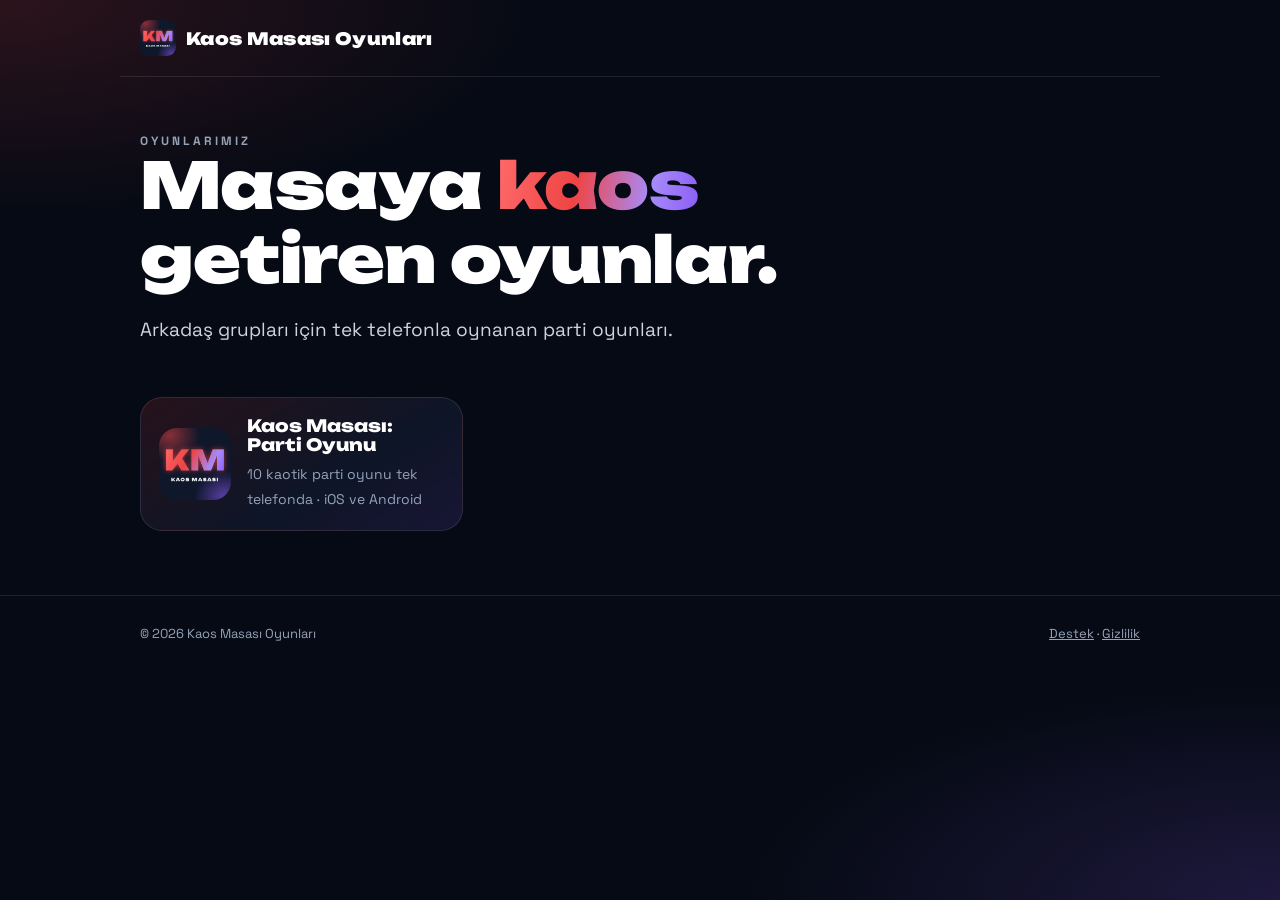
<file: index.html>
<!doctype html>
<html lang="tr">
  <head>
    <meta charset="UTF-8" />
    <meta name="viewport" content="width=device-width, initial-scale=1.0" />
    <title>Kaos Masası Oyunları</title>
    <meta name="description" content="Arkadaş grupları için parti oyunları." />
    <meta name="theme-color" content="#060a14" />
    <link rel="icon" href="/kaosmasasi/img/ikon.png" />
    <link rel="stylesheet" href="/stil.css" />
  </head>
  <body>
    <header class="top wrap">
      <a class="brand" href="/"><img src="/kaosmasasi/img/ikon.png" alt="" />Kaos Masası Oyunları</a>
    </header>
    <main class="wrap">
      <section style="padding-block: 56px 8px">
        <div class="eyebrow">Oyunlarımız</div>
        <h1>Masaya <span class="grad">kaos</span> getiren oyunlar.</h1>
        <p class="lead">Arkadaş grupları için tek telefonla oynanan parti oyunları.</p>
      </section>
      <div class="apps">
        <a class="app-card" href="/kaosmasasi/">
          <img src="/kaosmasasi/img/ikon.png" alt="" />
          <span>
            <h3>Kaos Masası: Parti Oyunu</h3>
            <span class="muted">10 kaotik parti oyunu tek telefonda · iOS ve Android</span>
          </span>
        </a>
      </div>
    </main>
    <footer>
      <div class="wrap">
        <span>© 2026 Kaos Masası Oyunları</span>
        <span><a href="/kaosmasasi/destek.html">Destek</a> · <a href="/kaosmasasi/gizlilik.html">Gizlilik</a></span>
      </div>
    </footer>
  </body>
</html>
</file>
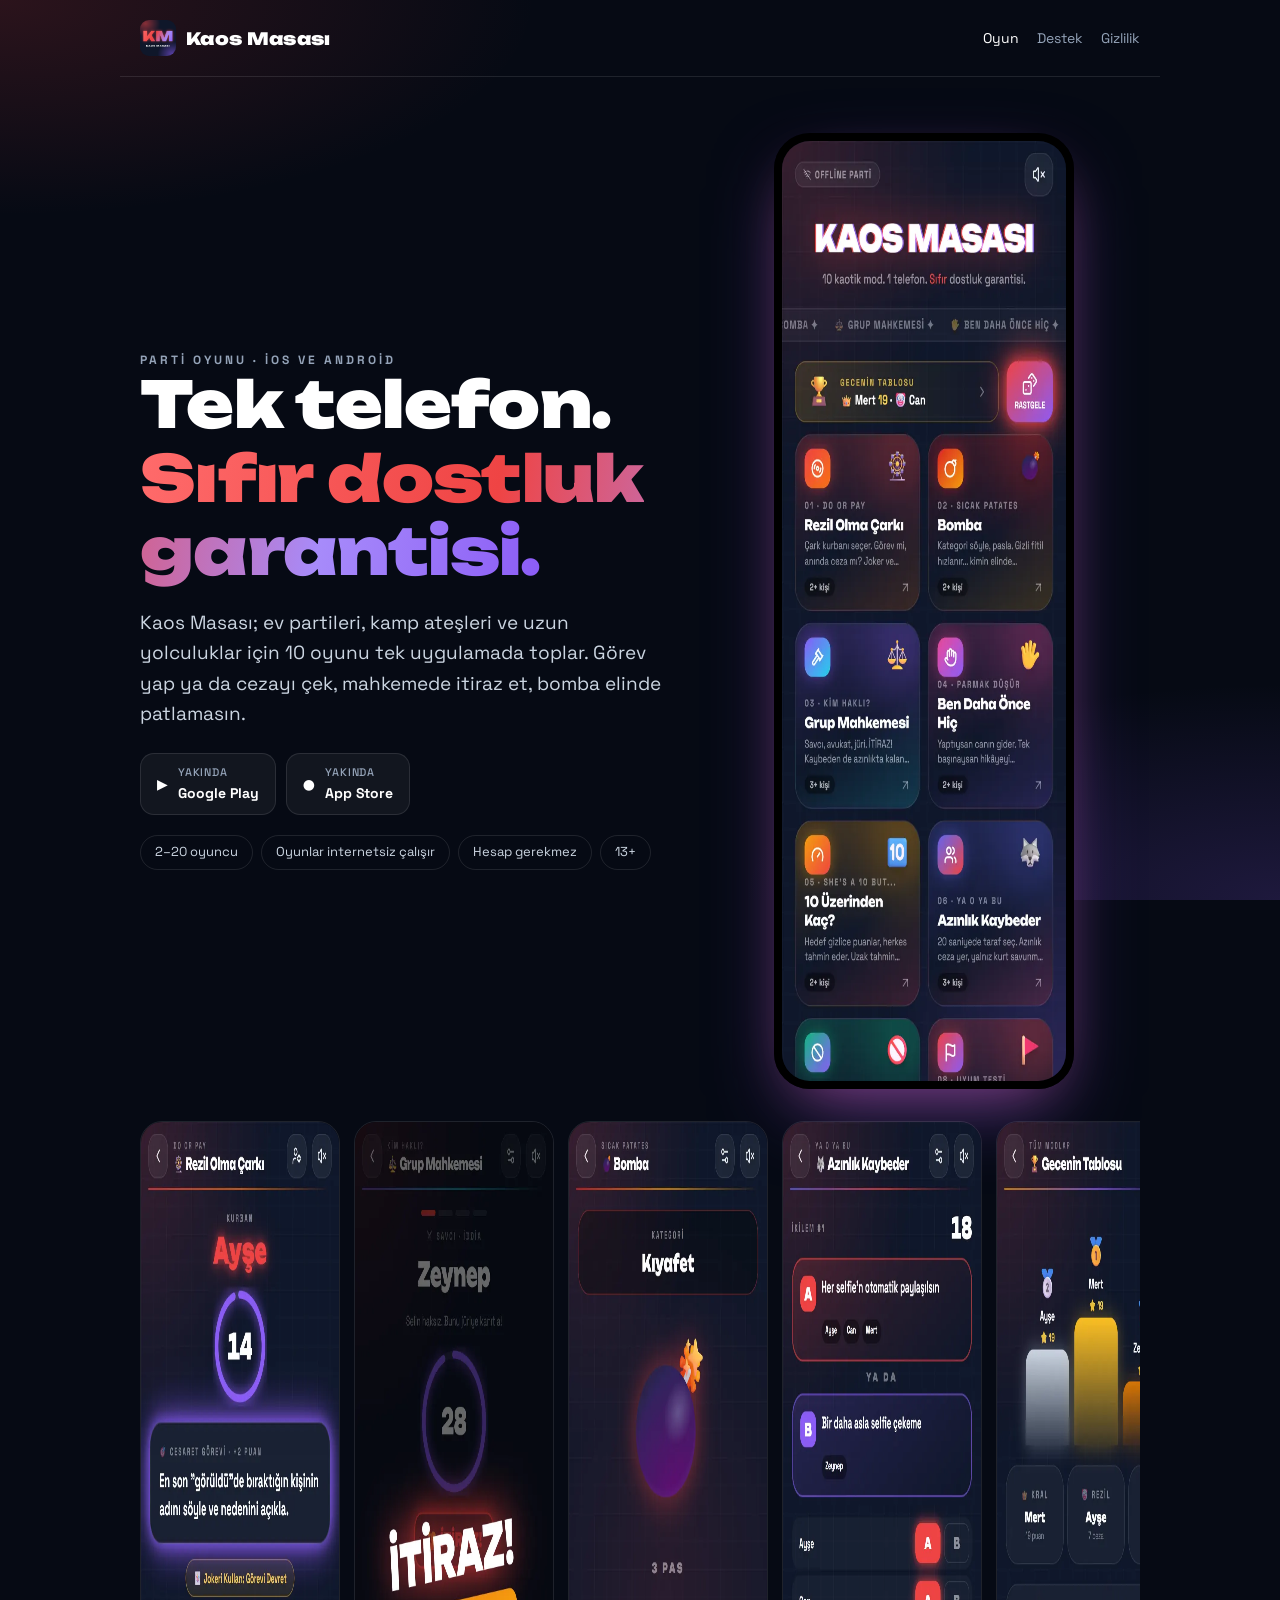
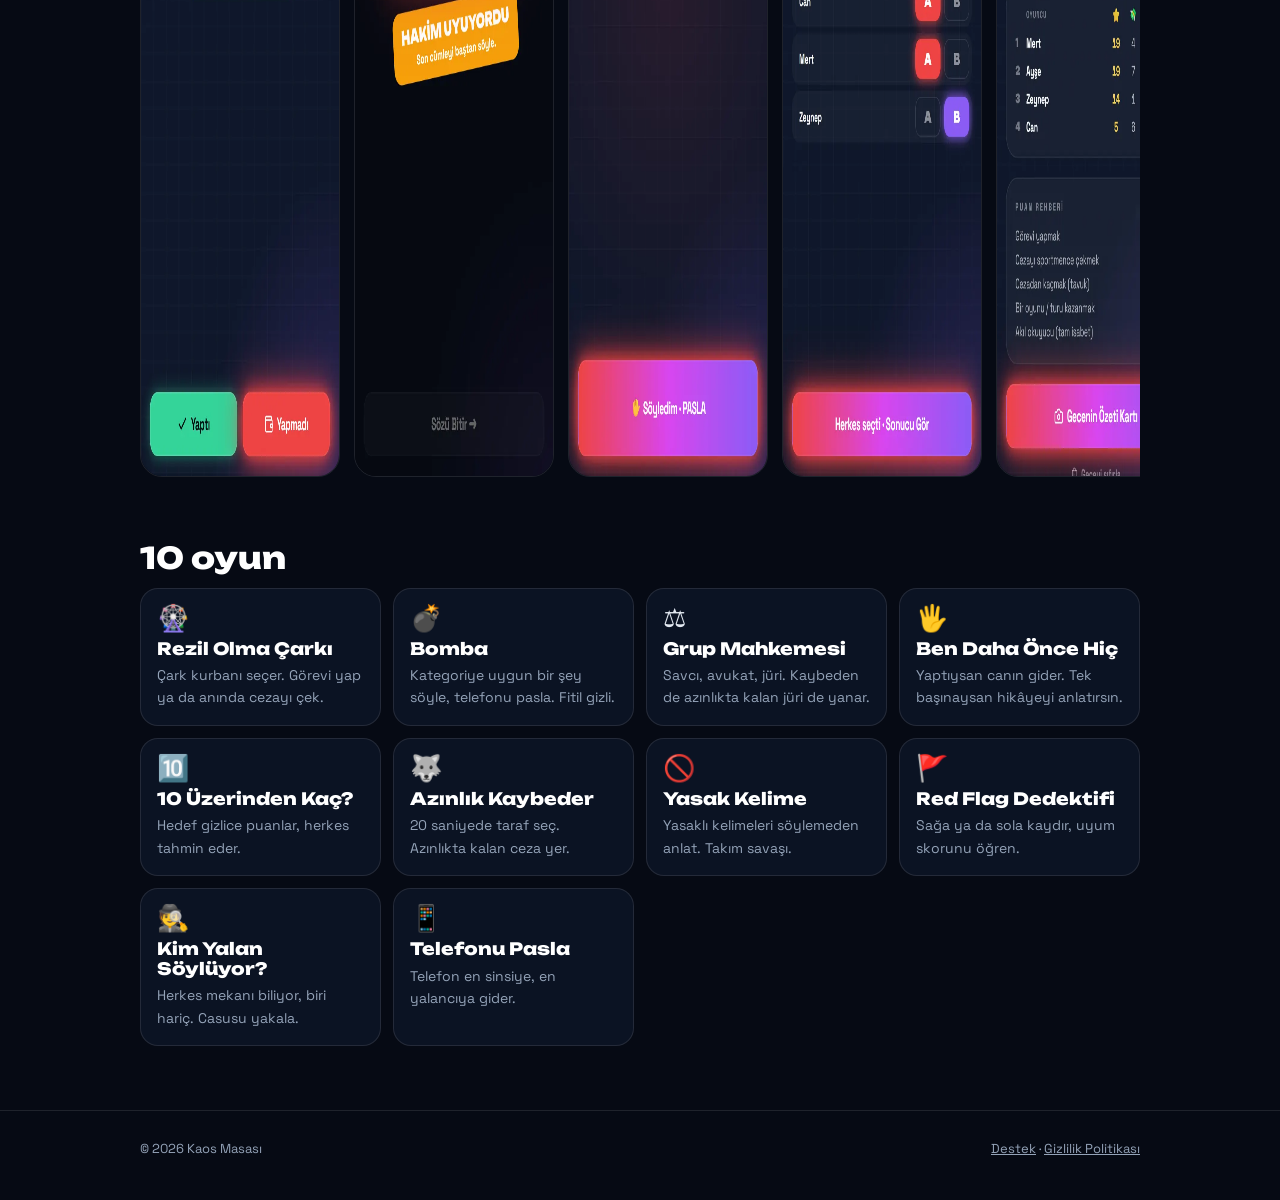
<file: kaosmasasi/index.html>
<!doctype html>
<html lang="tr">
  <head>
    <meta charset="UTF-8" />
    <meta name="viewport" content="width=device-width, initial-scale=1.0" />
    <title>Kaos Masası: Parti Oyunu</title>
    <meta name="description" content="10 kaotik parti oyunu tek telefonda: Rezil Olma Çarkı, Bomba, Grup Mahkemesi, Ben Daha Önce Hiç ve daha fazlası." />
    <meta name="theme-color" content="#060a14" />
    <meta property="og:title" content="Kaos Masası: Parti Oyunu" />
    <meta property="og:description" content="10 kaotik parti oyunu tek telefonda." />
    <meta property="og:image" content="https://firatkaya21.github.io/kaosmasasi/img/ikon.png" />
    <link rel="icon" href="img/ikon.png" />
    <link rel="stylesheet" href="/stil.css" />
  </head>
  <body>
    <header class="top wrap">
      <a class="brand" href="/kaosmasasi/"><img src="img/ikon.png" alt="" />Kaos Masası</a>
      <nav class="links" aria-label="Sayfalar">
        <a href="/kaosmasasi/" aria-current="page">Oyun</a>
        <a href="destek.html">Destek</a>
        <a href="gizlilik.html">Gizlilik</a>
      </nav>
    </header>

    <main class="wrap">
      <section class="hero">
        <div>
          <div class="eyebrow">Parti oyunu · iOS ve Android</div>
          <h1>Tek telefon.<br /><span class="grad">Sıfır dostluk garantisi.</span></h1>
          <p class="lead">Kaos Masası; ev partileri, kamp ateşleri ve uzun yolculuklar için 10 oyunu tek uygulamada toplar. Görev yap ya da cezayı çek, mahkemede itiraz et, bomba elinde patlamasın.</p>
          <div class="badges">
            <span class="badge" role="note"><span>▶</span><span><small>Yakında</small>Google Play</span></span>
            <span class="badge" role="note"><span>●</span><span><small>Yakında</small>App Store</span></span>
          </div>
          <div class="facts">
            <span class="fact">2–20 oyuncu</span>
            <span class="fact">Oyunlar internetsiz çalışır</span>
            <span class="fact">Hesap gerekmez</span>
            <span class="fact">13+</span>
          </div>
        </div>
        <img class="phone" src="img/01-lobi.webp" alt="Kaos Masası ana menüsü: 10 oyun modu" width="440" height="956" />
      </section>

      <div class="shots" aria-label="Ekran görüntüleri">
        <img src="img/02-cark-gorev.webp" alt="Rezil Olma Çarkı: kurbana gelen cesaret görevi ve 15 saniyelik sayaç" width="440" height="956" loading="lazy" />
        <img src="img/05-itiraz.webp" alt="Grup Mahkemesi: İTİRAZ! anı" width="440" height="956" loading="lazy" />
        <img src="img/06-bomba.webp" alt="Bomba: gizli fitilli kategori oyunu" width="440" height="956" loading="lazy" />
        <img src="img/07-azinlik.webp" alt="Azınlık Kaybeder: ya o ya bu ikilemi" width="440" height="956" loading="lazy" />
        <img src="img/08-gecenin-tablosu.webp" alt="Gecenin Tablosu: puanlar ve unvanlar" width="440" height="956" loading="lazy" />
      </div>

      <h2>10 oyun</h2>
      <div class="modes">
        <div class="mode"><div class="e">🎡</div><h3>Rezil Olma Çarkı</h3><p>Çark kurbanı seçer. Görevi yap ya da anında cezayı çek.</p></div>
        <div class="mode"><div class="e">💣</div><h3>Bomba</h3><p>Kategoriye uygun bir şey söyle, telefonu pasla. Fitil gizli.</p></div>
        <div class="mode"><div class="e">⚖️</div><h3>Grup Mahkemesi</h3><p>Savcı, avukat, jüri. Kaybeden de azınlıkta kalan jüri de yanar.</p></div>
        <div class="mode"><div class="e">🖐️</div><h3>Ben Daha Önce Hiç</h3><p>Yaptıysan canın gider. Tek başınaysan hikâyeyi anlatırsın.</p></div>
        <div class="mode"><div class="e">🔟</div><h3>10 Üzerinden Kaç?</h3><p>Hedef gizlice puanlar, herkes tahmin eder.</p></div>
        <div class="mode"><div class="e">🐺</div><h3>Azınlık Kaybeder</h3><p>20 saniyede taraf seç. Azınlıkta kalan ceza yer.</p></div>
        <div class="mode"><div class="e">🚫</div><h3>Yasak Kelime</h3><p>Yasaklı kelimeleri söylemeden anlat. Takım savaşı.</p></div>
        <div class="mode"><div class="e">🚩</div><h3>Red Flag Dedektifi</h3><p>Sağa ya da sola kaydır, uyum skorunu öğren.</p></div>
        <div class="mode"><div class="e">🕵️</div><h3>Kim Yalan Söylüyor?</h3><p>Herkes mekanı biliyor, biri hariç. Casusu yakala.</p></div>
        <div class="mode"><div class="e">📱</div><h3>Telefonu Pasla</h3><p>Telefon en sinsiye, en yalancıya gider.</p></div>
      </div>
    </main>

    <footer>
      <div class="wrap">
        <span>© 2026 Kaos Masası</span>
        <span><a href="destek.html">Destek</a> · <a href="gizlilik.html">Gizlilik Politikası</a></span>
      </div>
    </footer>
  </body>
</html>
</file>
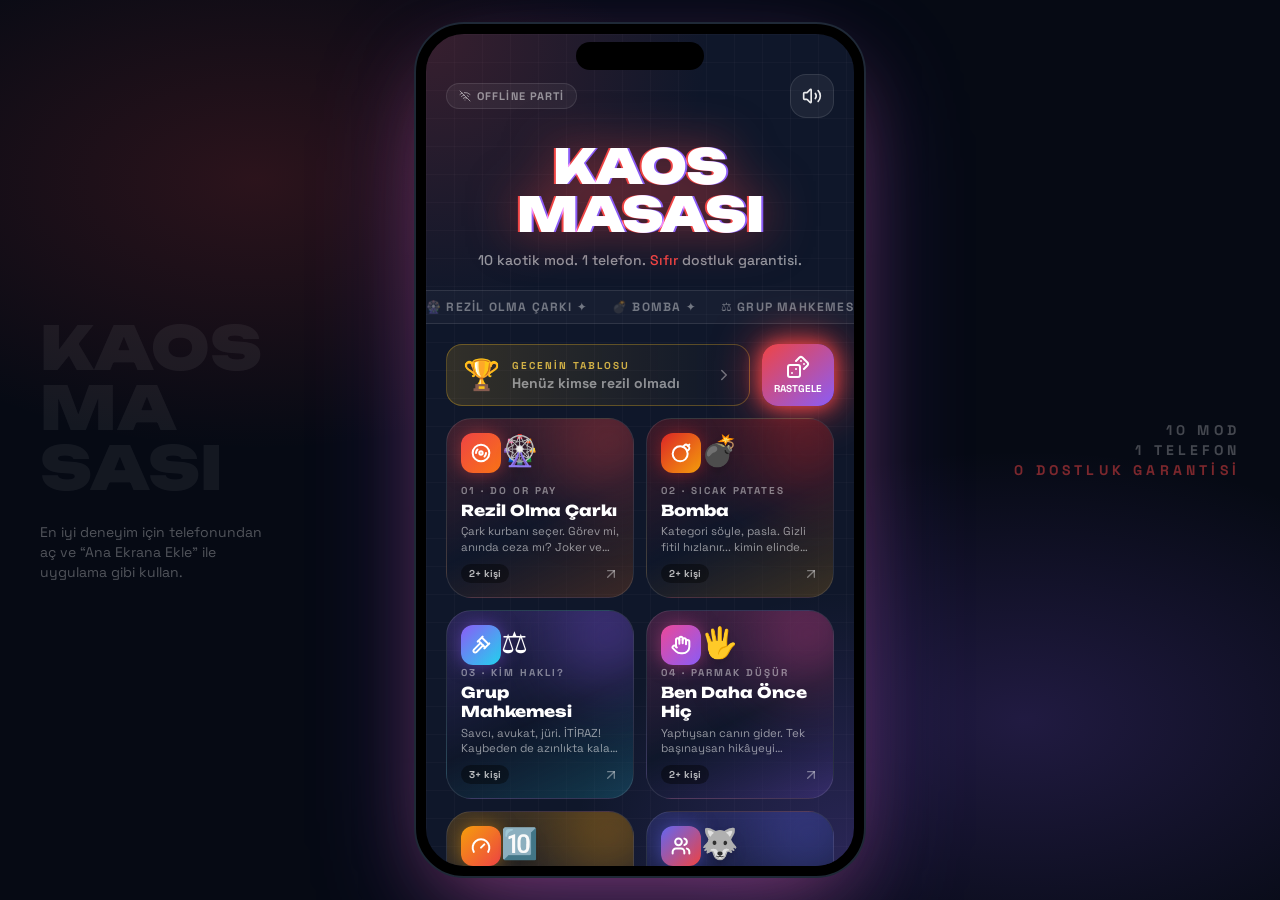
<file: kaosmasasi/oyna/index.html>
<!doctype html>
<html lang="tr">
  <head>
    <meta charset="UTF-8" />
    <meta name="viewport" content="width=device-width, initial-scale=1.0, viewport-fit=cover, user-scalable=no" />
    <meta name="theme-color" content="#0F172A" />
    <meta name="robots" content="noindex" />
    <meta name="description" content="Kaos Masası — 10 kaotik parti oyunu, tek telefon. İnternetsiz çalışır." />
    <meta name="mobile-web-app-capable" content="yes" />
    <meta name="apple-mobile-web-app-capable" content="yes" />
    <meta name="apple-mobile-web-app-status-bar-style" content="black-translucent" />
    <meta name="apple-mobile-web-app-title" content="Kaos Masası" />
    <link rel="icon" type="image/svg+xml" href="./icon.svg" />
    <link rel="apple-touch-icon" href="./apple-touch-icon.png" />
    <link rel="manifest" href="./manifest.webmanifest" />
    <title>Kaos Masası</title>
    <script type="module" crossorigin src="./assets/index-CcO-Zvv6.js"></script>
    <link rel="stylesheet" crossorigin href="./assets/index-DZ0EPXM4.css">
  </head>
  <body>
    <div id="root"></div>
  </body>
</html>
</file>
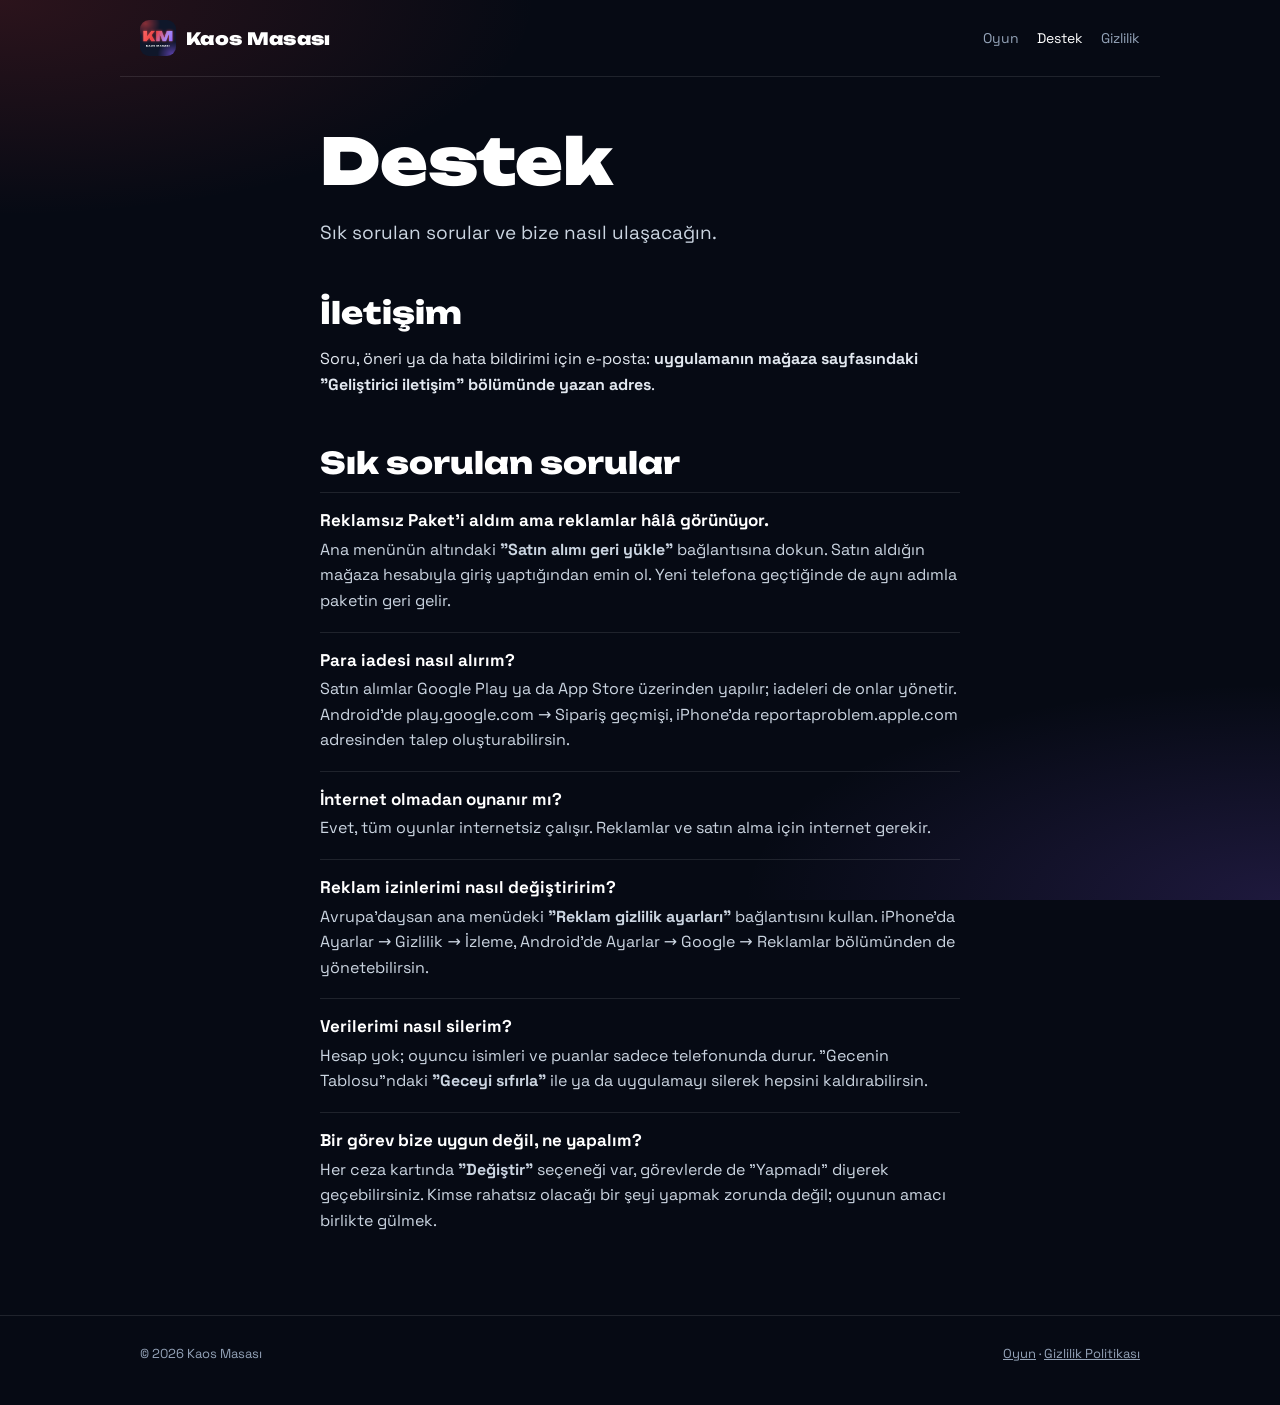
<file: kaosmasasi/destek.html>
<!doctype html>
<html lang="tr">
  <head>
    <meta charset="UTF-8" />
    <meta name="viewport" content="width=device-width, initial-scale=1.0" />
    <title>Kaos Masası Destek</title>
    <meta name="description" content="Kaos Masası için sık sorulan sorular ve iletişim." />
    <meta name="theme-color" content="#060a14" />
    <link rel="icon" href="img/ikon.png" />
    <link rel="stylesheet" href="/stil.css" />
  </head>
  <body>
    <header class="top wrap">
      <a class="brand" href="/kaosmasasi/"><img src="img/ikon.png" alt="" />Kaos Masası</a>
      <nav class="links" aria-label="Sayfalar">
        <a href="/kaosmasasi/">Oyun</a>
        <a href="destek.html" aria-current="page">Destek</a>
        <a href="gizlilik.html">Gizlilik</a>
      </nav>
    </header>

    <main class="wrap prose">
      <h1 style="margin-top: 48px">Destek</h1>
      <p class="lead">Sık sorulan sorular ve bize nasıl ulaşacağın.</p>

      <h2>İletişim</h2>
      <p>Soru, öneri ya da hata bildirimi için e-posta: <strong id="eposta">uygulamanın mağaza sayfasındaki "Geliştirici iletişim" bölümünde yazan adres</strong>.</p>

      <h2>Sık sorulan sorular</h2>
      <div class="qa">
        <h3>Reklamsız Paket'i aldım ama reklamlar hâlâ görünüyor.</h3>
        <p>Ana menünün altındaki <strong>"Satın alımı geri yükle"</strong> bağlantısına dokun. Satın aldığın mağaza hesabıyla giriş yaptığından emin ol. Yeni telefona geçtiğinde de aynı adımla paketin geri gelir.</p>
      </div>
      <div class="qa">
        <h3>Para iadesi nasıl alırım?</h3>
        <p>Satın alımlar Google Play ya da App Store üzerinden yapılır; iadeleri de onlar yönetir. Android'de play.google.com → Sipariş geçmişi, iPhone'da reportaproblem.apple.com adresinden talep oluşturabilirsin.</p>
      </div>
      <div class="qa">
        <h3>İnternet olmadan oynanır mı?</h3>
        <p>Evet, tüm oyunlar internetsiz çalışır. Reklamlar ve satın alma için internet gerekir.</p>
      </div>
      <div class="qa">
        <h3>Reklam izinlerimi nasıl değiştiririm?</h3>
        <p>Avrupa'daysan ana menüdeki <strong>"Reklam gizlilik ayarları"</strong> bağlantısını kullan. iPhone'da Ayarlar → Gizlilik → İzleme, Android'de Ayarlar → Google → Reklamlar bölümünden de yönetebilirsin.</p>
      </div>
      <div class="qa">
        <h3>Verilerimi nasıl silerim?</h3>
        <p>Hesap yok; oyuncu isimleri ve puanlar sadece telefonunda durur. "Gecenin Tablosu"ndaki <strong>"Geceyi sıfırla"</strong> ile ya da uygulamayı silerek hepsini kaldırabilirsin.</p>
      </div>
      <div class="qa">
        <h3>Bir görev bize uygun değil, ne yapalım?</h3>
        <p>Her ceza kartında <strong>"Değiştir"</strong> seçeneği var, görevlerde de "Yapmadı" diyerek geçebilirsiniz. Kimse rahatsız olacağı bir şeyi yapmak zorunda değil; oyunun amacı birlikte gülmek.</p>
      </div>
    </main>

    <footer>
      <div class="wrap">
        <span>© 2026 Kaos Masası</span>
        <span><a href="/kaosmasasi/">Oyun</a> · <a href="gizlilik.html">Gizlilik Politikası</a></span>
      </div>
    </footer>
  </body>
</html>
</file>
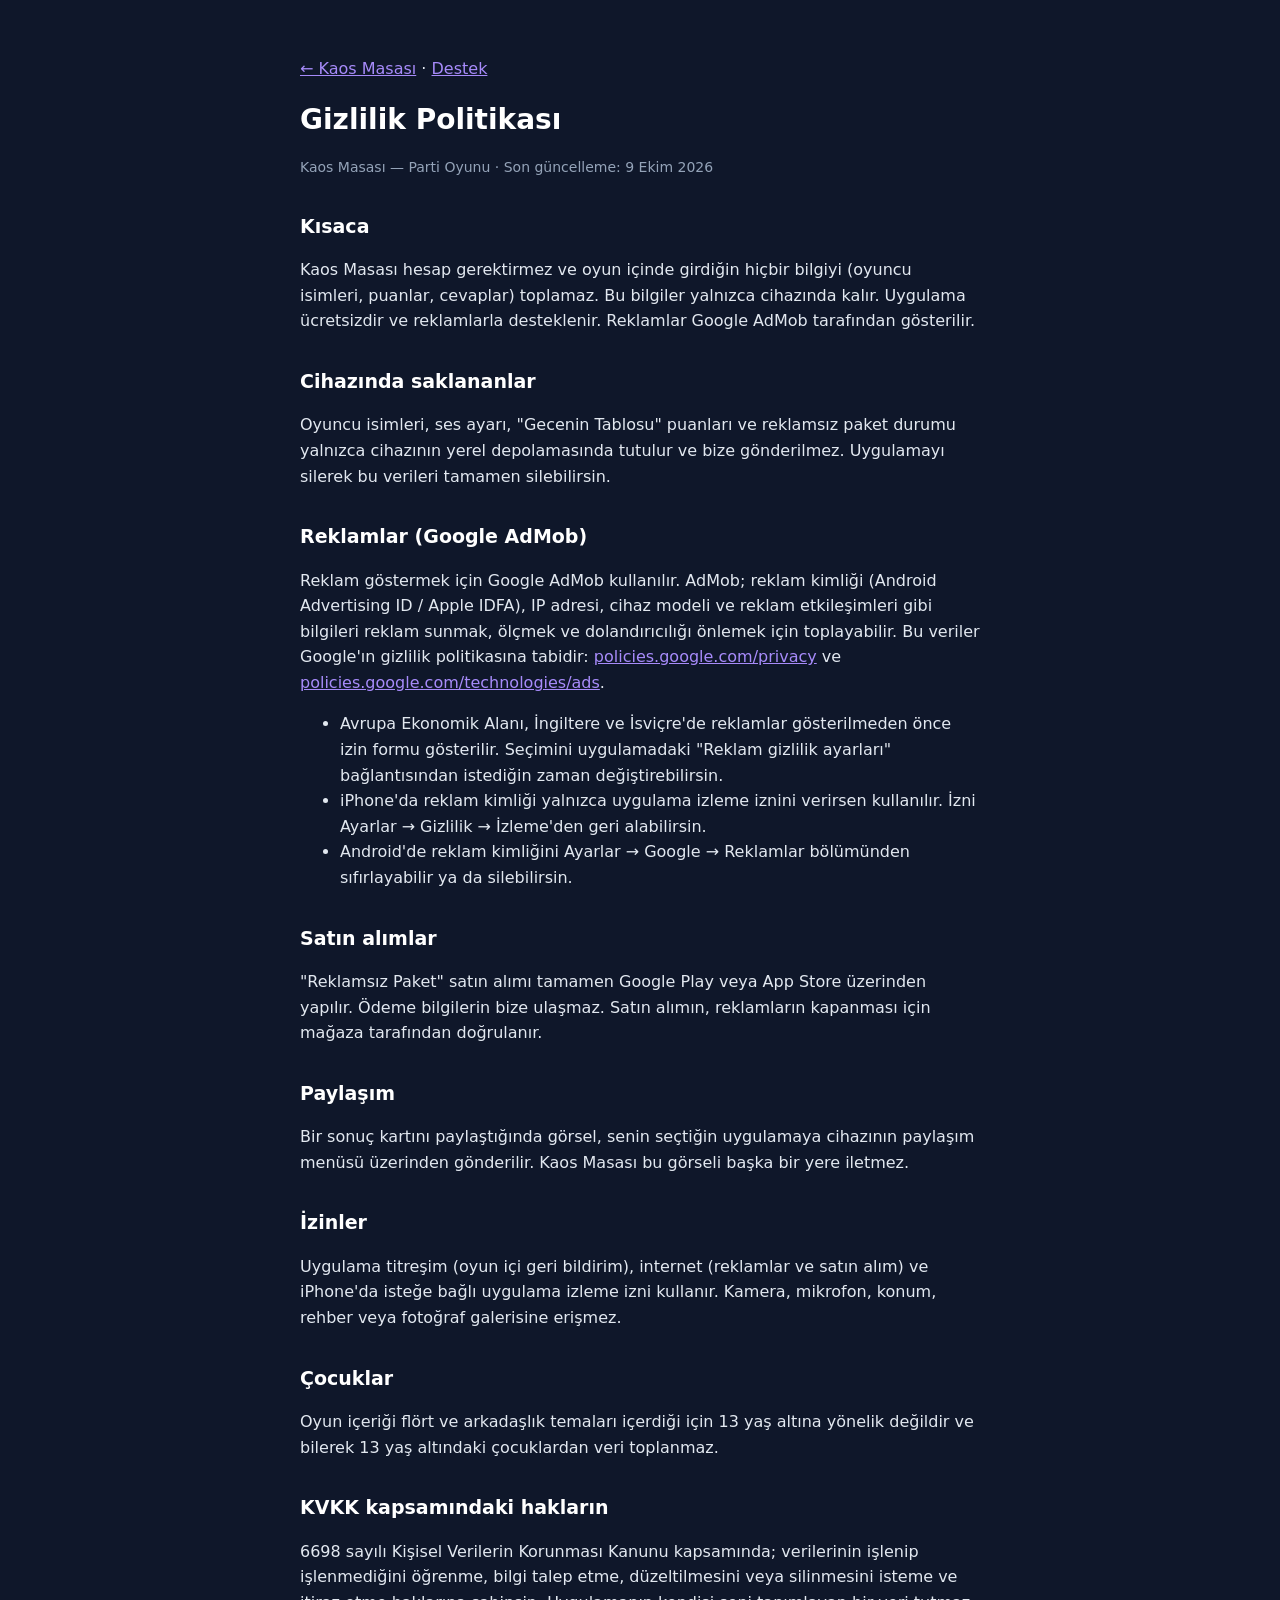
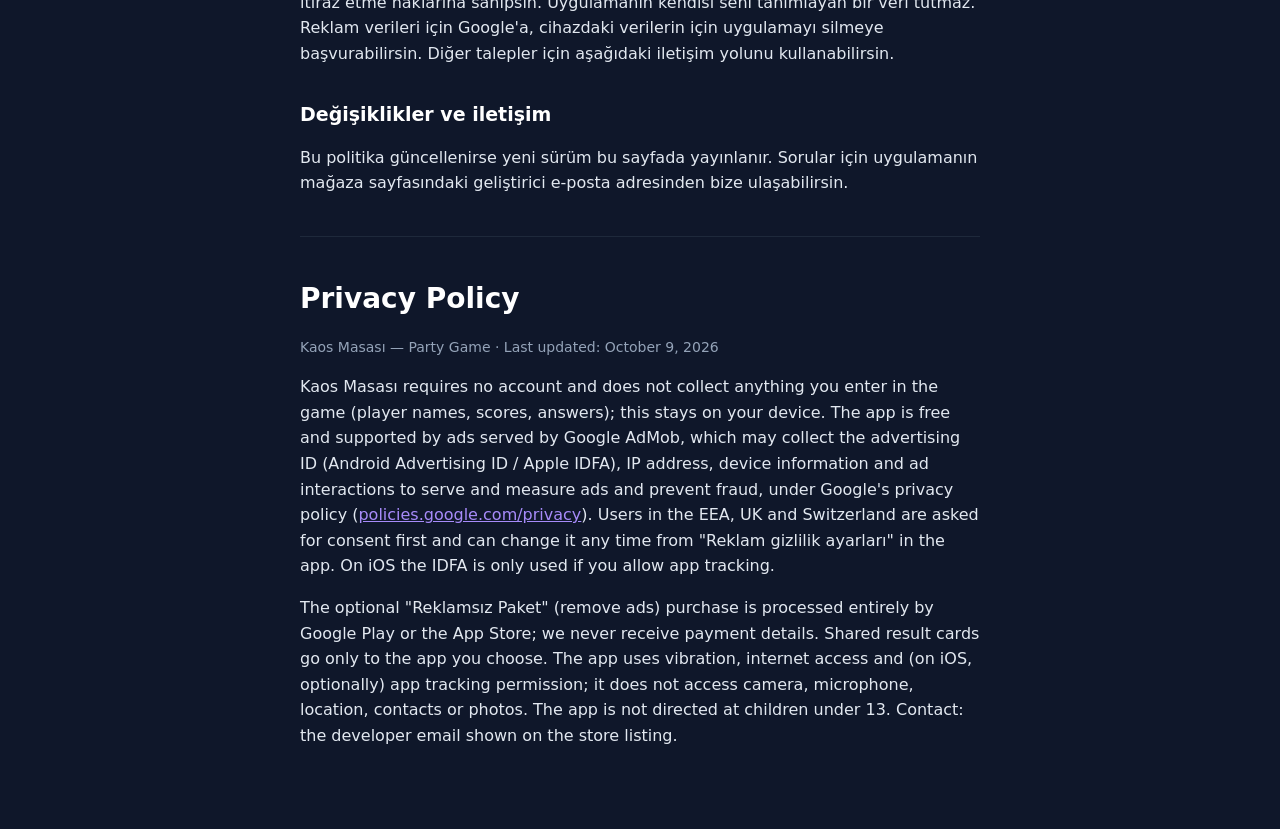
<file: kaosmasasi/gizlilik.html>
<!doctype html>
<html lang="tr">
  <head>
    <meta charset="UTF-8" />
    <meta name="viewport" content="width=device-width, initial-scale=1.0" />
    <title>Kaos Masası Gizlilik Politikası</title>
    <link rel="icon" href="img/ikon.png" />
    <style>
      :root { color-scheme: dark; }
      body { margin: 0; background: #0f172a; color: #e2e8f0; font: 16px/1.6 system-ui, -apple-system, Segoe UI, Roboto, sans-serif; }
      main { max-width: 680px; margin: 0 auto; padding: 40px 16px 64px; }
      h1 { color: #fff; font-size: 28px; margin: 0 0 4px; }
      h2 { color: #fff; font-size: 19px; margin: 32px 0 8px; }
      .muted { color: #94a3b8; font-size: 14px; }
      hr { border: 0; border-top: 1px solid #1e293b; margin: 40px 0; }
      a { color: #a78bfa; }
    </style>
  </head>
  <body>
    <main>
      <p><a href="/kaosmasasi/">← Kaos Masası</a> · <a href="destek.html">Destek</a></p>
      <h1>Gizlilik Politikası</h1>
      <p class="muted">Kaos Masası — Parti Oyunu · Son güncelleme: 9 Ekim 2026</p>

      <h2>Kısaca</h2>
      <p>Kaos Masası hesap gerektirmez ve oyun içinde girdiğin hiçbir bilgiyi (oyuncu isimleri, puanlar, cevaplar) toplamaz. Bu bilgiler yalnızca cihazında kalır. Uygulama ücretsizdir ve reklamlarla desteklenir. Reklamlar Google AdMob tarafından gösterilir.</p>

      <h2>Cihazında saklananlar</h2>
      <p>Oyuncu isimleri, ses ayarı, "Gecenin Tablosu" puanları ve reklamsız paket durumu yalnızca cihazının yerel depolamasında tutulur ve bize gönderilmez. Uygulamayı silerek bu verileri tamamen silebilirsin.</p>

      <h2>Reklamlar (Google AdMob)</h2>
      <p>Reklam göstermek için Google AdMob kullanılır. AdMob; reklam kimliği (Android Advertising ID / Apple IDFA), IP adresi, cihaz modeli ve reklam etkileşimleri gibi bilgileri reklam sunmak, ölçmek ve dolandırıcılığı önlemek için toplayabilir. Bu veriler Google'ın gizlilik politikasına tabidir: <a href="https://policies.google.com/privacy">policies.google.com/privacy</a> ve <a href="https://policies.google.com/technologies/ads">policies.google.com/technologies/ads</a>.</p>
      <ul>
        <li>Avrupa Ekonomik Alanı, İngiltere ve İsviçre'de reklamlar gösterilmeden önce izin formu gösterilir. Seçimini uygulamadaki "Reklam gizlilik ayarları" bağlantısından istediğin zaman değiştirebilirsin.</li>
        <li>iPhone'da reklam kimliği yalnızca uygulama izleme iznini verirsen kullanılır. İzni Ayarlar → Gizlilik → İzleme'den geri alabilirsin.</li>
        <li>Android'de reklam kimliğini Ayarlar → Google → Reklamlar bölümünden sıfırlayabilir ya da silebilirsin.</li>
      </ul>

      <h2>Satın alımlar</h2>
      <p>"Reklamsız Paket" satın alımı tamamen Google Play veya App Store üzerinden yapılır. Ödeme bilgilerin bize ulaşmaz. Satın alımın, reklamların kapanması için mağaza tarafından doğrulanır.</p>

      <h2>Paylaşım</h2>
      <p>Bir sonuç kartını paylaştığında görsel, senin seçtiğin uygulamaya cihazının paylaşım menüsü üzerinden gönderilir. Kaos Masası bu görseli başka bir yere iletmez.</p>

      <h2>İzinler</h2>
      <p>Uygulama titreşim (oyun içi geri bildirim), internet (reklamlar ve satın alım) ve iPhone'da isteğe bağlı uygulama izleme izni kullanır. Kamera, mikrofon, konum, rehber veya fotoğraf galerisine erişmez.</p>

      <h2>Çocuklar</h2>
      <p>Oyun içeriği flört ve arkadaşlık temaları içerdiği için 13 yaş altına yönelik değildir ve bilerek 13 yaş altındaki çocuklardan veri toplanmaz.</p>

      <h2>KVKK kapsamındaki hakların</h2>
      <p>6698 sayılı Kişisel Verilerin Korunması Kanunu kapsamında; verilerinin işlenip işlenmediğini öğrenme, bilgi talep etme, düzeltilmesini veya silinmesini isteme ve itiraz etme haklarına sahipsin. Uygulamanın kendisi seni tanımlayan bir veri tutmaz. Reklam verileri için Google'a, cihazdaki verilerin için uygulamayı silmeye başvurabilirsin. Diğer talepler için aşağıdaki iletişim yolunu kullanabilirsin.</p>

      <h2>Değişiklikler ve iletişim</h2>
      <p>Bu politika güncellenirse yeni sürüm bu sayfada yayınlanır. Sorular için uygulamanın mağaza sayfasındaki geliştirici e-posta adresinden bize ulaşabilirsin.</p>

      <hr />

      <h1>Privacy Policy</h1>
      <p class="muted">Kaos Masası — Party Game · Last updated: October 9, 2026</p>
      <p>Kaos Masası requires no account and does not collect anything you enter in the game (player names, scores, answers); this stays on your device. The app is free and supported by ads served by Google AdMob, which may collect the advertising ID (Android Advertising ID / Apple IDFA), IP address, device information and ad interactions to serve and measure ads and prevent fraud, under Google's privacy policy (<a href="https://policies.google.com/privacy">policies.google.com/privacy</a>). Users in the EEA, UK and Switzerland are asked for consent first and can change it any time from "Reklam gizlilik ayarları" in the app. On iOS the IDFA is only used if you allow app tracking.</p>
      <p>The optional "Reklamsız Paket" (remove ads) purchase is processed entirely by Google Play or the App Store; we never receive payment details. Shared result cards go only to the app you choose. The app uses vibration, internet access and (on iOS, optionally) app tracking permission; it does not access camera, microphone, location, contacts or photos. The app is not directed at children under 13. Contact: the developer email shown on the store listing.</p>
    </main>
  </body>
</html>
</file>
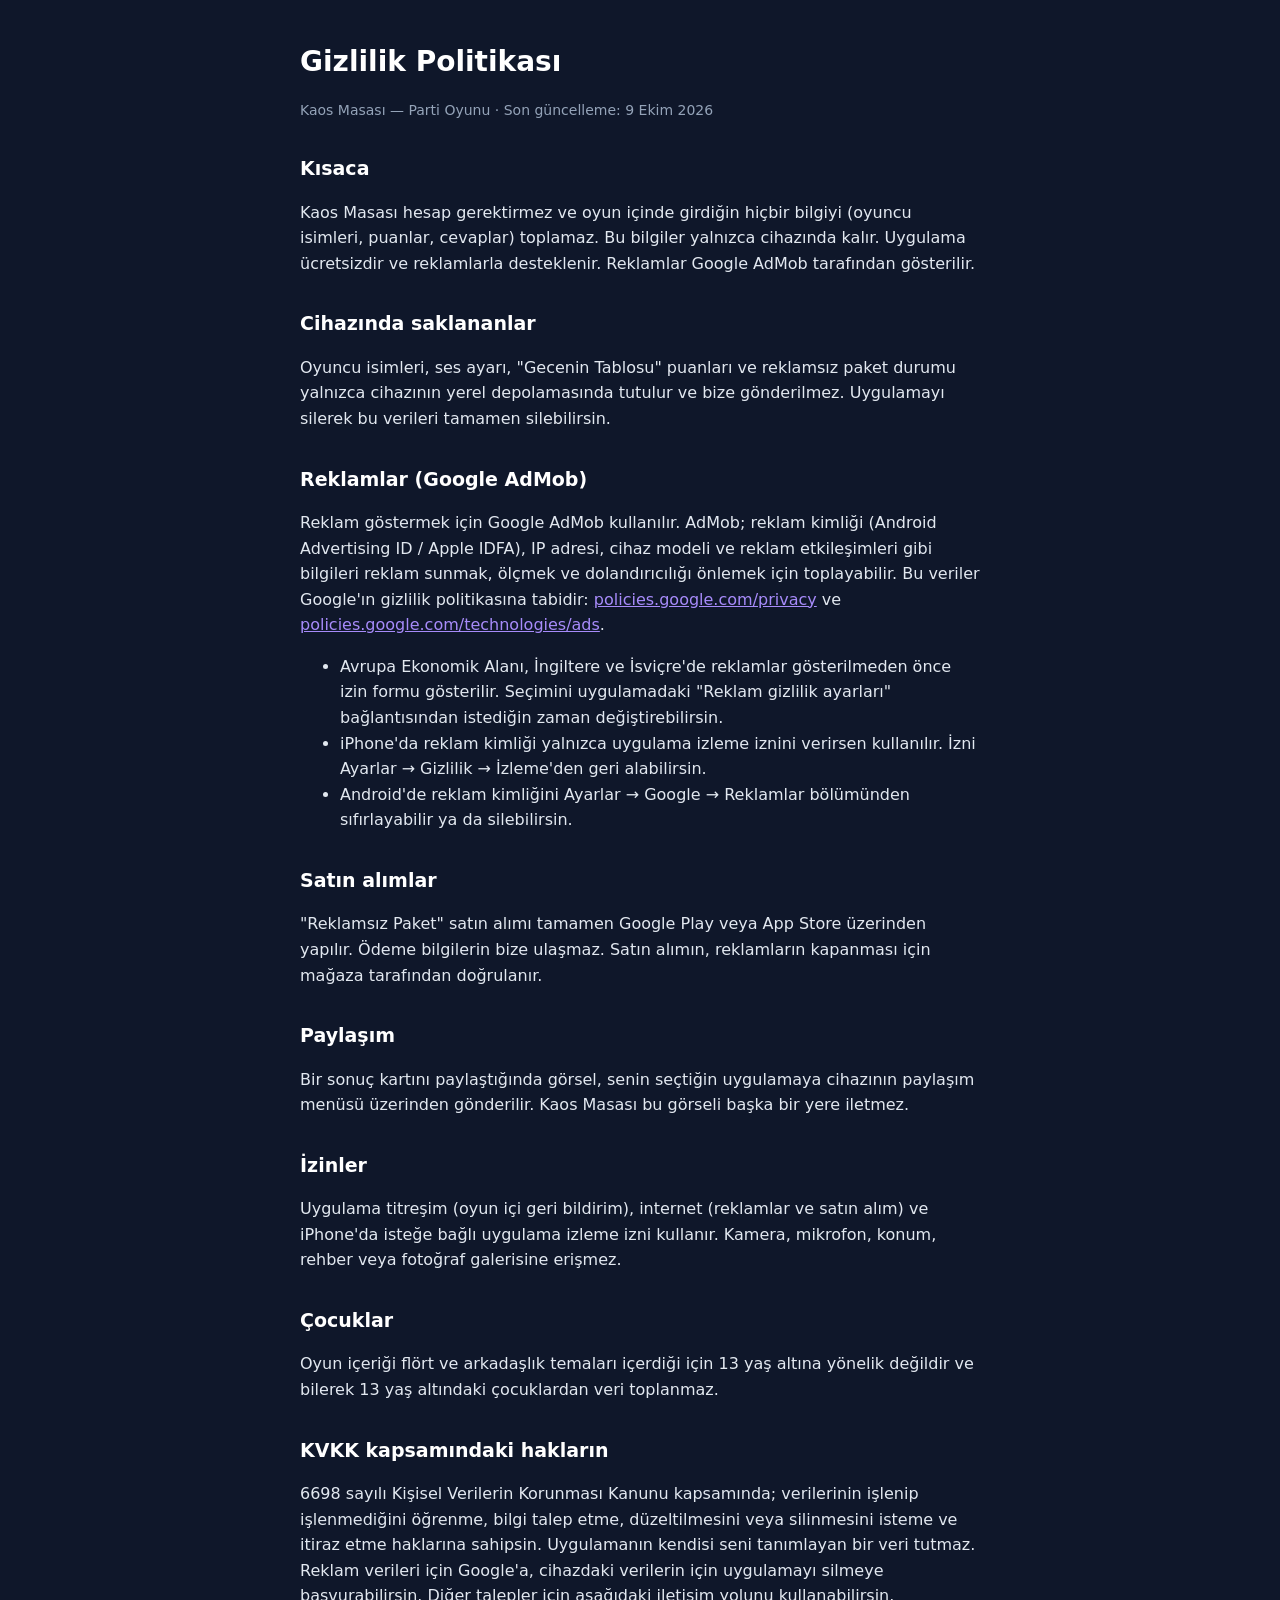
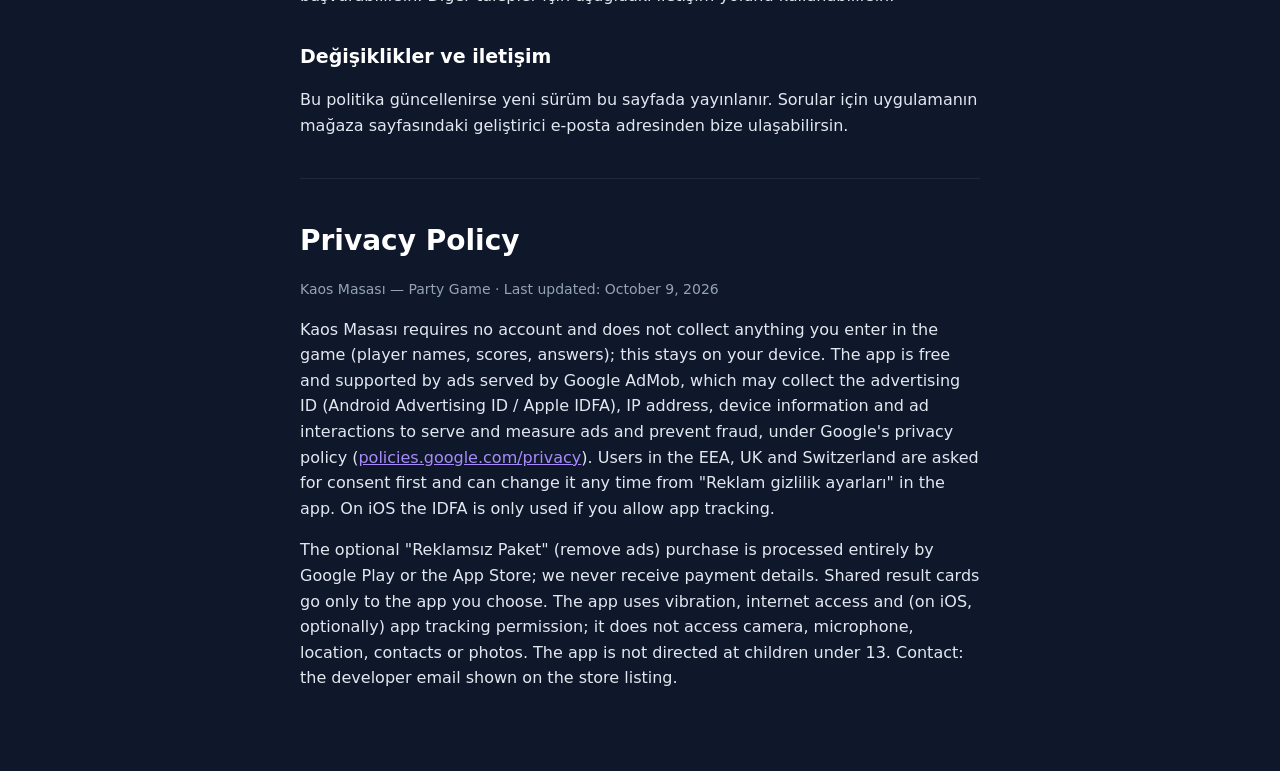
<file: kaosmasasi/oyna/privacy.html>
<!doctype html>
<html lang="tr">
  <head>
    <meta charset="UTF-8" />
    <meta name="viewport" content="width=device-width, initial-scale=1.0" />
    <title>Kaos Masası — Gizlilik Politikası</title>
    <style>
      :root { color-scheme: dark; }
      body { margin: 0; background: #0f172a; color: #e2e8f0; font: 16px/1.6 system-ui, -apple-system, Segoe UI, Roboto, sans-serif; }
      main { max-width: 680px; margin: 0 auto; padding: 40px 16px 64px; }
      h1 { color: #fff; font-size: 28px; margin: 0 0 4px; }
      h2 { color: #fff; font-size: 19px; margin: 32px 0 8px; }
      .muted { color: #94a3b8; font-size: 14px; }
      hr { border: 0; border-top: 1px solid #1e293b; margin: 40px 0; }
      a { color: #a78bfa; }
    </style>
  </head>
  <body>
    <main>
      <h1>Gizlilik Politikası</h1>
      <p class="muted">Kaos Masası — Parti Oyunu · Son güncelleme: 9 Ekim 2026</p>

      <h2>Kısaca</h2>
      <p>Kaos Masası hesap gerektirmez ve oyun içinde girdiğin hiçbir bilgiyi (oyuncu isimleri, puanlar, cevaplar) toplamaz. Bu bilgiler yalnızca cihazında kalır. Uygulama ücretsizdir ve reklamlarla desteklenir. Reklamlar Google AdMob tarafından gösterilir.</p>

      <h2>Cihazında saklananlar</h2>
      <p>Oyuncu isimleri, ses ayarı, "Gecenin Tablosu" puanları ve reklamsız paket durumu yalnızca cihazının yerel depolamasında tutulur ve bize gönderilmez. Uygulamayı silerek bu verileri tamamen silebilirsin.</p>

      <h2>Reklamlar (Google AdMob)</h2>
      <p>Reklam göstermek için Google AdMob kullanılır. AdMob; reklam kimliği (Android Advertising ID / Apple IDFA), IP adresi, cihaz modeli ve reklam etkileşimleri gibi bilgileri reklam sunmak, ölçmek ve dolandırıcılığı önlemek için toplayabilir. Bu veriler Google'ın gizlilik politikasına tabidir: <a href="https://policies.google.com/privacy">policies.google.com/privacy</a> ve <a href="https://policies.google.com/technologies/ads">policies.google.com/technologies/ads</a>.</p>
      <ul>
        <li>Avrupa Ekonomik Alanı, İngiltere ve İsviçre'de reklamlar gösterilmeden önce izin formu gösterilir. Seçimini uygulamadaki "Reklam gizlilik ayarları" bağlantısından istediğin zaman değiştirebilirsin.</li>
        <li>iPhone'da reklam kimliği yalnızca uygulama izleme iznini verirsen kullanılır. İzni Ayarlar → Gizlilik → İzleme'den geri alabilirsin.</li>
        <li>Android'de reklam kimliğini Ayarlar → Google → Reklamlar bölümünden sıfırlayabilir ya da silebilirsin.</li>
      </ul>

      <h2>Satın alımlar</h2>
      <p>"Reklamsız Paket" satın alımı tamamen Google Play veya App Store üzerinden yapılır. Ödeme bilgilerin bize ulaşmaz. Satın alımın, reklamların kapanması için mağaza tarafından doğrulanır.</p>

      <h2>Paylaşım</h2>
      <p>Bir sonuç kartını paylaştığında görsel, senin seçtiğin uygulamaya cihazının paylaşım menüsü üzerinden gönderilir. Kaos Masası bu görseli başka bir yere iletmez.</p>

      <h2>İzinler</h2>
      <p>Uygulama titreşim (oyun içi geri bildirim), internet (reklamlar ve satın alım) ve iPhone'da isteğe bağlı uygulama izleme izni kullanır. Kamera, mikrofon, konum, rehber veya fotoğraf galerisine erişmez.</p>

      <h2>Çocuklar</h2>
      <p>Oyun içeriği flört ve arkadaşlık temaları içerdiği için 13 yaş altına yönelik değildir ve bilerek 13 yaş altındaki çocuklardan veri toplanmaz.</p>

      <h2>KVKK kapsamındaki hakların</h2>
      <p>6698 sayılı Kişisel Verilerin Korunması Kanunu kapsamında; verilerinin işlenip işlenmediğini öğrenme, bilgi talep etme, düzeltilmesini veya silinmesini isteme ve itiraz etme haklarına sahipsin. Uygulamanın kendisi seni tanımlayan bir veri tutmaz. Reklam verileri için Google'a, cihazdaki verilerin için uygulamayı silmeye başvurabilirsin. Diğer talepler için aşağıdaki iletişim yolunu kullanabilirsin.</p>

      <h2>Değişiklikler ve iletişim</h2>
      <p>Bu politika güncellenirse yeni sürüm bu sayfada yayınlanır. Sorular için uygulamanın mağaza sayfasındaki geliştirici e-posta adresinden bize ulaşabilirsin.</p>

      <hr />

      <h1>Privacy Policy</h1>
      <p class="muted">Kaos Masası — Party Game · Last updated: October 9, 2026</p>
      <p>Kaos Masası requires no account and does not collect anything you enter in the game (player names, scores, answers); this stays on your device. The app is free and supported by ads served by Google AdMob, which may collect the advertising ID (Android Advertising ID / Apple IDFA), IP address, device information and ad interactions to serve and measure ads and prevent fraud, under Google's privacy policy (<a href="https://policies.google.com/privacy">policies.google.com/privacy</a>). Users in the EEA, UK and Switzerland are asked for consent first and can change it any time from "Reklam gizlilik ayarları" in the app. On iOS the IDFA is only used if you allow app tracking.</p>
      <p>The optional "Reklamsız Paket" (remove ads) purchase is processed entirely by Google Play or the App Store; we never receive payment details. Shared result cards go only to the app you choose. The app uses vibration, internet access and (on iOS, optionally) app tracking permission; it does not access camera, microphone, location, contacts or photos. The app is not directed at children under 13. Contact: the developer email shown on the store listing.</p>
    </main>
  </body>
</html>
</file>
<file: kaosmasasi/oyna/assets/index-DZ0EPXM4.css>
@font-face{font-family:Unbounded Variable;font-style:normal;font-display:swap;font-weight:200 900;src:url([data-uri]) format("woff2-variations");unicode-range:U+0460-052F,U+1C80-1C8A,U+20B4,U+2DE0-2DFF,U+A640-A69F,U+FE2E-FE2F}@font-face{font-family:Unbounded Variable;font-style:normal;font-display:swap;font-weight:200 900;src:url(./unbounded-cyrillic-wght-normal-C627f1f8.woff2) format("woff2-variations");unicode-range:U+0301,U+0400-045F,U+0490-0491,U+04B0-04B1,U+2116}@font-face{font-family:Unbounded Variable;font-style:normal;font-display:swap;font-weight:200 900;src:url(./unbounded-vietnamese-wght-normal-rat7GD3o.woff2) format("woff2-variations");unicode-range:U+0102-0103,U+0110-0111,U+0128-0129,U+0168-0169,U+01A0-01A1,U+01AF-01B0,U+0300-0301,U+0303-0304,U+0308-0309,U+0323,U+0329,U+1EA0-1EF9,U+20AB}@font-face{font-family:Unbounded Variable;font-style:normal;font-display:swap;font-weight:200 900;src:url(./unbounded-latin-ext-wght-normal-D6H-S6MW.woff2) format("woff2-variations");unicode-range:U+0100-02BA,U+02BD-02C5,U+02C7-02CC,U+02CE-02D7,U+02DD-02FF,U+0304,U+0308,U+0329,U+1D00-1DBF,U+1E00-1E9F,U+1EF2-1EFF,U+2020,U+20A0-20AB,U+20AD-20C0,U+2113,U+2C60-2C7F,U+A720-A7FF}@font-face{font-family:Unbounded Variable;font-style:normal;font-display:swap;font-weight:200 900;src:url(./unbounded-latin-wght-normal-D5afBTBx.woff2) format("woff2-variations");unicode-range:U+0000-00FF,U+0131,U+0152-0153,U+02BB-02BC,U+02C6,U+02DA,U+02DC,U+0304,U+0308,U+0329,U+2000-206F,U+20AC,U+2122,U+2191,U+2193,U+2212,U+2215,U+FEFF,U+FFFD}@font-face{font-family:Space Grotesk Variable;font-style:normal;font-display:swap;font-weight:300 700;src:url(./space-grotesk-vietnamese-wght-normal-D0rl6rjA.woff2) format("woff2-variations");unicode-range:U+0102-0103,U+0110-0111,U+0128-0129,U+0168-0169,U+01A0-01A1,U+01AF-01B0,U+0300-0301,U+0303-0304,U+0308-0309,U+0323,U+0329,U+1EA0-1EF9,U+20AB}@font-face{font-family:Space Grotesk Variable;font-style:normal;font-display:swap;font-weight:300 700;src:url(./space-grotesk-latin-ext-wght-normal-D9tNdqV9.woff2) format("woff2-variations");unicode-range:U+0100-02BA,U+02BD-02C5,U+02C7-02CC,U+02CE-02D7,U+02DD-02FF,U+0304,U+0308,U+0329,U+1D00-1DBF,U+1E00-1E9F,U+1EF2-1EFF,U+2020,U+20A0-20AB,U+20AD-20C0,U+2113,U+2C60-2C7F,U+A720-A7FF}@font-face{font-family:Space Grotesk Variable;font-style:normal;font-display:swap;font-weight:300 700;src:url(./space-grotesk-latin-wght-normal-BhU9QXUp.woff2) format("woff2-variations");unicode-range:U+0000-00FF,U+0131,U+0152-0153,U+02BB-02BC,U+02C6,U+02DA,U+02DC,U+0304,U+0308,U+0329,U+2000-206F,U+20AC,U+2122,U+2191,U+2193,U+2212,U+2215,U+FEFF,U+FFFD}*,:before,:after{--tw-border-spacing-x: 0;--tw-border-spacing-y: 0;--tw-translate-x: 0;--tw-translate-y: 0;--tw-rotate: 0;--tw-skew-x: 0;--tw-skew-y: 0;--tw-scale-x: 1;--tw-scale-y: 1;--tw-pan-x: ;--tw-pan-y: ;--tw-pinch-zoom: ;--tw-scroll-snap-strictness: proximity;--tw-gradient-from-position: ;--tw-gradient-via-position: ;--tw-gradient-to-position: ;--tw-ordinal: ;--tw-slashed-zero: ;--tw-numeric-figure: ;--tw-numeric-spacing: ;--tw-numeric-fraction: ;--tw-ring-inset: ;--tw-ring-offset-width: 0px;--tw-ring-offset-color: #fff;--tw-ring-color: rgb(59 130 246 / .5);--tw-ring-offset-shadow: 0 0 #0000;--tw-ring-shadow: 0 0 #0000;--tw-shadow: 0 0 #0000;--tw-shadow-colored: 0 0 #0000;--tw-blur: ;--tw-brightness: ;--tw-contrast: ;--tw-grayscale: ;--tw-hue-rotate: ;--tw-invert: ;--tw-saturate: ;--tw-sepia: ;--tw-drop-shadow: ;--tw-backdrop-blur: ;--tw-backdrop-brightness: ;--tw-backdrop-contrast: ;--tw-backdrop-grayscale: ;--tw-backdrop-hue-rotate: ;--tw-backdrop-invert: ;--tw-backdrop-opacity: ;--tw-backdrop-saturate: ;--tw-backdrop-sepia: ;--tw-contain-size: ;--tw-contain-layout: ;--tw-contain-paint: ;--tw-contain-style: }::backdrop{--tw-border-spacing-x: 0;--tw-border-spacing-y: 0;--tw-translate-x: 0;--tw-translate-y: 0;--tw-rotate: 0;--tw-skew-x: 0;--tw-skew-y: 0;--tw-scale-x: 1;--tw-scale-y: 1;--tw-pan-x: ;--tw-pan-y: ;--tw-pinch-zoom: ;--tw-scroll-snap-strictness: proximity;--tw-gradient-from-position: ;--tw-gradient-via-position: ;--tw-gradient-to-position: ;--tw-ordinal: ;--tw-slashed-zero: ;--tw-numeric-figure: ;--tw-numeric-spacing: ;--tw-numeric-fraction: ;--tw-ring-inset: ;--tw-ring-offset-width: 0px;--tw-ring-offset-color: #fff;--tw-ring-color: rgb(59 130 246 / .5);--tw-ring-offset-shadow: 0 0 #0000;--tw-ring-shadow: 0 0 #0000;--tw-shadow: 0 0 #0000;--tw-shadow-colored: 0 0 #0000;--tw-blur: ;--tw-brightness: ;--tw-contrast: ;--tw-grayscale: ;--tw-hue-rotate: ;--tw-invert: ;--tw-saturate: ;--tw-sepia: ;--tw-drop-shadow: ;--tw-backdrop-blur: ;--tw-backdrop-brightness: ;--tw-backdrop-contrast: ;--tw-backdrop-grayscale: ;--tw-backdrop-hue-rotate: ;--tw-backdrop-invert: ;--tw-backdrop-opacity: ;--tw-backdrop-saturate: ;--tw-backdrop-sepia: ;--tw-contain-size: ;--tw-contain-layout: ;--tw-contain-paint: ;--tw-contain-style: }*,:before,:after{box-sizing:border-box;border-width:0;border-style:solid;border-color:#e5e7eb}:before,:after{--tw-content: ""}html,:host{line-height:1.5;-webkit-text-size-adjust:100%;-moz-tab-size:4;-o-tab-size:4;tab-size:4;font-family:Space Grotesk Variable,system-ui,-apple-system,Segoe UI,Roboto,sans-serif;font-feature-settings:normal;font-variation-settings:normal;-webkit-tap-highlight-color:transparent}body{margin:0;line-height:inherit}hr{height:0;color:inherit;border-top-width:1px}abbr:where([title]){-webkit-text-decoration:underline dotted;text-decoration:underline dotted}h1,h2,h3,h4,h5,h6{font-size:inherit;font-weight:inherit}a{color:inherit;text-decoration:inherit}b,strong{font-weight:bolder}code,kbd,samp,pre{font-family:ui-monospace,SFMono-Regular,Menlo,Monaco,Consolas,Liberation Mono,Courier New,monospace;font-feature-settings:normal;font-variation-settings:normal;font-size:1em}small{font-size:80%}sub,sup{font-size:75%;line-height:0;position:relative;vertical-align:baseline}sub{bottom:-.25em}sup{top:-.5em}table{text-indent:0;border-color:inherit;border-collapse:collapse}button,input,optgroup,select,textarea{font-family:inherit;font-feature-settings:inherit;font-variation-settings:inherit;font-size:100%;font-weight:inherit;line-height:inherit;letter-spacing:inherit;color:inherit;margin:0;padding:0}button,select{text-transform:none}button,input:where([type=button]),input:where([type=reset]),input:where([type=submit]){-webkit-appearance:button;background-color:transparent;background-image:none}:-moz-focusring{outline:auto}:-moz-ui-invalid{box-shadow:none}progress{vertical-align:baseline}::-webkit-inner-spin-button,::-webkit-outer-spin-button{height:auto}[type=search]{-webkit-appearance:textfield;outline-offset:-2px}::-webkit-search-decoration{-webkit-appearance:none}::-webkit-file-upload-button{-webkit-appearance:button;font:inherit}summary{display:list-item}blockquote,dl,dd,h1,h2,h3,h4,h5,h6,hr,figure,p,pre{margin:0}fieldset{margin:0;padding:0}legend{padding:0}ol,ul,menu{list-style:none;margin:0;padding:0}dialog{padding:0}textarea{resize:vertical}input::-moz-placeholder,textarea::-moz-placeholder{opacity:1;color:#9ca3af}input::placeholder,textarea::placeholder{opacity:1;color:#9ca3af}button,[role=button]{cursor:pointer}:disabled{cursor:default}img,svg,video,canvas,audio,iframe,embed,object{display:block;vertical-align:middle}img,video{max-width:100%;height:auto}[hidden]:where(:not([hidden=until-found])){display:none}.pointer-events-none{pointer-events:none}.fixed{position:fixed}.absolute{position:absolute}.relative{position:relative}.inset-0{top:0;right:0;bottom:0;left:0}.inset-x-4{left:1rem;right:1rem}.inset-x-5{left:1.25rem;right:1.25rem}.inset-x-\[-30px\]{left:-30px;right:-30px}.inset-y-0{top:0;bottom:0}.-bottom-16{bottom:-4rem}.-bottom-3{bottom:-.75rem}.-left-16{left:-4rem}.-right-10{right:-2.5rem}.-right-16{right:-4rem}.-right-6{right:-1.5rem}.-right-8{right:-2rem}.-top-10{top:-2.5rem}.-top-14{top:-3.5rem}.-top-16{top:-4rem}.-top-6{top:-1.5rem}.-top-8{top:-2rem}.bottom-0{bottom:0}.left-1\/2{left:50%}.left-10{left:2.5rem}.left-5{left:1.25rem}.right-10{right:2.5rem}.right-4{right:1rem}.right-5{right:1.25rem}.right-6{right:1.5rem}.top-1\/2{top:50%}.top-1\/3{top:33.333333%}.top-14{top:3.5rem}.top-2{top:.5rem}.top-3{top:.75rem}.top-4{top:1rem}.top-6{top:1.5rem}.top-\[-14px\]{top:-14px}.z-20{z-index:20}.z-40{z-index:40}.z-50{z-index:50}.z-\[60\]{z-index:60}.-mx-5{margin-left:-1.25rem;margin-right:-1.25rem}.-my-1{margin-top:-.25rem;margin-bottom:-.25rem}.mx-auto{margin-left:auto;margin-right:auto}.my-2{margin-top:.5rem;margin-bottom:.5rem}.my-4{margin-top:1rem;margin-bottom:1rem}.my-auto{margin-top:auto;margin-bottom:auto}.-mt-2{margin-top:-.5rem}.mb-1{margin-bottom:.25rem}.mb-2{margin-bottom:.5rem}.mb-3{margin-bottom:.75rem}.ml-1{margin-left:.25rem}.mt-1{margin-top:.25rem}.mt-2{margin-top:.5rem}.mt-3{margin-top:.75rem}.mt-4{margin-top:1rem}.mt-5{margin-top:1.25rem}.mt-6{margin-top:1.5rem}.mt-auto{margin-top:auto}.line-clamp-2{overflow:hidden;display:-webkit-box;-webkit-box-orient:vertical;-webkit-line-clamp:2}.line-clamp-3{overflow:hidden;display:-webkit-box;-webkit-box-orient:vertical;-webkit-line-clamp:3}.block{display:block}.inline-block{display:inline-block}.flex{display:flex}.inline-flex{display:inline-flex}.grid{display:grid}.contents{display:contents}.hidden{display:none}.aspect-\[9\/16\]{aspect-ratio:9/16}.aspect-square{aspect-ratio:1 / 1}.h-1\.5{height:.375rem}.h-10{height:2.5rem}.h-11{height:2.75rem}.h-12{height:3rem}.h-14{height:3.5rem}.h-16{height:4rem}.h-2{height:.5rem}.h-2\.5{height:.625rem}.h-20{height:5rem}.h-24{height:6rem}.h-28{height:7rem}.h-32{height:8rem}.h-40{height:10rem}.h-44{height:11rem}.h-48{height:12rem}.h-52{height:13rem}.h-7{height:1.75rem}.h-9{height:2.25rem}.h-\[100dvh\]{height:100dvh}.h-\[2px\]{height:2px}.h-\[min\(360px\,46dvh\)\]{height:min(360px,46dvh)}.h-\[min\(400px\,52dvh\)\]{height:min(400px,52dvh)}.h-\[min\(52dvh\,440px\)\]{height:min(52dvh,440px)}.h-full{height:100%}.max-h-full{max-height:100%}.min-h-\[1\.5rem\]{min-height:1.5rem}.min-h-\[100dvh\]{min-height:100dvh}.min-h-\[180px\]{min-height:180px}.min-h-full{min-height:100%}.w-10{width:2.5rem}.w-11{width:2.75rem}.w-12{width:3rem}.w-14{width:3.5rem}.w-20{width:5rem}.w-24{width:6rem}.w-28{width:7rem}.w-32{width:8rem}.w-48{width:12rem}.w-52{width:13rem}.w-6{width:1.5rem}.w-8{width:2rem}.w-9{width:2.25rem}.w-\[4\.5rem\]{width:4.5rem}.w-full{width:100%}.w-max{width:-moz-max-content;width:max-content}.min-w-0{min-width:0px}.min-w-\[4\.5rem\]{min-width:4.5rem}.max-w-\[14rem\]{max-width:14rem}.max-w-\[18rem\]{max-width:18rem}.max-w-\[19rem\]{max-width:19rem}.max-w-\[330px\]{max-width:330px}.max-w-\[4\.5rem\]{max-width:4.5rem}.flex-1{flex:1 1 0%}.shrink-0{flex-shrink:0}.-translate-x-1\/2{--tw-translate-x: -50%;transform:translate(var(--tw-translate-x),var(--tw-translate-y)) rotate(var(--tw-rotate)) skew(var(--tw-skew-x)) skewY(var(--tw-skew-y)) scaleX(var(--tw-scale-x)) scaleY(var(--tw-scale-y))}.-translate-y-1\/2{--tw-translate-y: -50%;transform:translate(var(--tw-translate-x),var(--tw-translate-y)) rotate(var(--tw-rotate)) skew(var(--tw-skew-x)) skewY(var(--tw-skew-y)) scaleX(var(--tw-scale-x)) scaleY(var(--tw-scale-y))}.-rotate-12{--tw-rotate: -12deg;transform:translate(var(--tw-translate-x),var(--tw-translate-y)) rotate(var(--tw-rotate)) skew(var(--tw-skew-x)) skewY(var(--tw-skew-y)) scaleX(var(--tw-scale-x)) scaleY(var(--tw-scale-y))}.-rotate-90{--tw-rotate: -90deg;transform:translate(var(--tw-translate-x),var(--tw-translate-y)) rotate(var(--tw-rotate)) skew(var(--tw-skew-x)) skewY(var(--tw-skew-y)) scaleX(var(--tw-scale-x)) scaleY(var(--tw-scale-y))}.rotate-12{--tw-rotate: 12deg;transform:translate(var(--tw-translate-x),var(--tw-translate-y)) rotate(var(--tw-rotate)) skew(var(--tw-skew-x)) skewY(var(--tw-skew-y)) scaleX(var(--tw-scale-x)) scaleY(var(--tw-scale-y))}.rotate-180{--tw-rotate: 180deg;transform:translate(var(--tw-translate-x),var(--tw-translate-y)) rotate(var(--tw-rotate)) skew(var(--tw-skew-x)) skewY(var(--tw-skew-y)) scaleX(var(--tw-scale-x)) scaleY(var(--tw-scale-y))}.rotate-45{--tw-rotate: 45deg;transform:translate(var(--tw-translate-x),var(--tw-translate-y)) rotate(var(--tw-rotate)) skew(var(--tw-skew-x)) skewY(var(--tw-skew-y)) scaleX(var(--tw-scale-x)) scaleY(var(--tw-scale-y))}.transform{transform:translate(var(--tw-translate-x),var(--tw-translate-y)) rotate(var(--tw-rotate)) skew(var(--tw-skew-x)) skewY(var(--tw-skew-y)) scaleX(var(--tw-scale-x)) scaleY(var(--tw-scale-y))}@keyframes blink{0%,to{opacity:1}50%{opacity:.25}}.animate-blink{animation:blink 1s steps(2) infinite}@keyframes marquee{0%{transform:translate(0)}to{transform:translate(-50%)}}.animate-marquee{animation:marquee 18s linear infinite}@keyframes spin{to{transform:rotate(360deg)}}.animate-spin{animation:spin 1s linear infinite}.cursor-grab{cursor:grab}.touch-none{touch-action:none}.select-none{-webkit-user-select:none;-moz-user-select:none;user-select:none}.grid-cols-2{grid-template-columns:repeat(2,minmax(0,1fr))}.grid-cols-3{grid-template-columns:repeat(3,minmax(0,1fr))}.grid-cols-\[1\.5rem_1fr_repeat\(4\,2\.4rem\)\]{grid-template-columns:1.5rem 1fr repeat(4,2.4rem)}.grid-cols-\[1fr_auto\]{grid-template-columns:1fr auto}.flex-col{flex-direction:column}.flex-wrap{flex-wrap:wrap}.place-items-center{place-items:center}.items-start{align-items:flex-start}.items-end{align-items:flex-end}.items-center{align-items:center}.justify-end{justify-content:flex-end}.justify-center{justify-content:center}.justify-between{justify-content:space-between}.gap-0{gap:0px}.gap-0\.5{gap:.125rem}.gap-1{gap:.25rem}.gap-1\.5{gap:.375rem}.gap-2{gap:.5rem}.gap-3{gap:.75rem}.gap-4{gap:1rem}.gap-5{gap:1.25rem}.gap-6{gap:1.5rem}.gap-7{gap:1.75rem}.gap-y-2{row-gap:.5rem}.overflow-hidden{overflow:hidden}.overflow-y-auto{overflow-y:auto}.overflow-x-hidden{overflow-x:hidden}.truncate{overflow:hidden;text-overflow:ellipsis;white-space:nowrap}.whitespace-nowrap{white-space:nowrap}.rounded-2xl{border-radius:1rem}.rounded-3xl{border-radius:1.5rem}.rounded-\[1\.6rem\]{border-radius:1.6rem}.rounded-\[2rem\]{border-radius:2rem}.rounded-full{border-radius:9999px}.rounded-lg{border-radius:.5rem}.rounded-xl{border-radius:.75rem}.rounded-t-2xl{border-top-left-radius:1rem;border-top-right-radius:1rem}.rounded-t-\[2rem\]{border-top-left-radius:2rem;border-top-right-radius:2rem}.border{border-width:1px}.border-0{border-width:0px}.border-2{border-width:2px}.border-4{border-width:4px}.border-y{border-top-width:1px;border-bottom-width:1px}.border-b{border-bottom-width:1px}.border-t{border-top-width:1px}.border-dashed{border-style:dashed}.border-amber-400{--tw-border-opacity: 1;border-color:rgb(251 191 36 / var(--tw-border-opacity, 1))}.border-amber-400\/30{border-color:#fbbf244d}.border-amber-400\/40{border-color:#fbbf2466}.border-amber-400\/50{border-color:#fbbf2480}.border-amber-400\/60{border-color:#fbbf2499}.border-cyan-400\/60{border-color:#22d3ee99}.border-emerald-400{--tw-border-opacity: 1;border-color:rgb(52 211 153 / var(--tw-border-opacity, 1))}.border-neon{--tw-border-opacity: 1;border-color:rgb(239 68 68 / var(--tw-border-opacity, 1))}.border-neon\/40{border-color:#ef444466}.border-neon\/50{border-color:#ef444480}.border-neon\/60{border-color:#ef444499}.border-night{--tw-border-opacity: 1;border-color:rgb(139 92 246 / var(--tw-border-opacity, 1))}.border-night\/40{border-color:#8b5cf666}.border-transparent{border-color:transparent}.border-white{--tw-border-opacity: 1;border-color:rgb(255 255 255 / var(--tw-border-opacity, 1))}.border-white\/10{border-color:#ffffff1a}.border-white\/15{border-color:#ffffff26}.border-white\/20{border-color:#fff3}.border-white\/40{border-color:#fff6}.border-white\/5{border-color:#ffffff0d}.bg-amber-400{--tw-bg-opacity: 1;background-color:rgb(251 191 36 / var(--tw-bg-opacity, 1))}.bg-amber-400\/10{background-color:#fbbf241a}.bg-amber-400\/15{background-color:#fbbf2426}.bg-amber-500{--tw-bg-opacity: 1;background-color:rgb(245 158 11 / var(--tw-bg-opacity, 1))}.bg-amber-500\/30{background-color:#f59e0b4d}.bg-black{--tw-bg-opacity: 1;background-color:rgb(0 0 0 / var(--tw-bg-opacity, 1))}.bg-black\/30{background-color:#0000004d}.bg-black\/40{background-color:#0006}.bg-black\/60{background-color:#0009}.bg-black\/70{background-color:#000000b3}.bg-coal{--tw-bg-opacity: 1;background-color:rgb(15 23 42 / var(--tw-bg-opacity, 1))}.bg-coal-900{--tw-bg-opacity: 1;background-color:rgb(11 18 34 / var(--tw-bg-opacity, 1))}.bg-coal-950{--tw-bg-opacity: 1;background-color:rgb(6 10 20 / var(--tw-bg-opacity, 1))}.bg-coal\/90{background-color:#0f172ae6}.bg-cyan-400\/10{background-color:#22d3ee1a}.bg-cyan-400\/20{background-color:#22d3ee33}.bg-cyan-500{--tw-bg-opacity: 1;background-color:rgb(6 182 212 / var(--tw-bg-opacity, 1))}.bg-emerald-400{--tw-bg-opacity: 1;background-color:rgb(52 211 153 / var(--tw-bg-opacity, 1))}.bg-emerald-400\/15{background-color:#34d39926}.bg-emerald-500{--tw-bg-opacity: 1;background-color:rgb(16 185 129 / var(--tw-bg-opacity, 1))}.bg-lime-neon{--tw-bg-opacity: 1;background-color:rgb(163 255 18 / var(--tw-bg-opacity, 1))}.bg-neon{--tw-bg-opacity: 1;background-color:rgb(239 68 68 / var(--tw-bg-opacity, 1))}.bg-neon\/10{background-color:#ef44441a}.bg-neon\/15{background-color:#ef444426}.bg-neon\/20{background-color:#ef444433}.bg-neon\/25{background-color:#ef444440}.bg-night{--tw-bg-opacity: 1;background-color:rgb(139 92 246 / var(--tw-bg-opacity, 1))}.bg-night\/20{background-color:#8b5cf633}.bg-night\/25{background-color:#8b5cf640}.bg-night\/30{background-color:#8b5cf64d}.bg-pink-500{--tw-bg-opacity: 1;background-color:rgb(236 72 153 / var(--tw-bg-opacity, 1))}.bg-white{--tw-bg-opacity: 1;background-color:rgb(255 255 255 / var(--tw-bg-opacity, 1))}.bg-white\/10{background-color:#ffffff1a}.bg-white\/20{background-color:#fff3}.bg-white\/40{background-color:#fff6}.bg-white\/5{background-color:#ffffff0d}.bg-white\/90{background-color:#ffffffe6}.bg-white\/\[0\.035\]{background-color:#ffffff09}.bg-white\/\[0\.03\]{background-color:#ffffff08}.bg-white\/\[0\.045\]{background-color:#ffffff0b}.bg-white\/\[0\.04\]{background-color:#ffffff0a}.bg-white\/\[0\.05\]{background-color:#ffffff0d}.bg-white\/\[0\.06\]{background-color:#ffffff0f}.bg-\[conic-gradient\(from_0deg\,transparent\,rgba\(251\,191\,36\,\.18\)\,transparent_30\%\)\]{background-image:conic-gradient(from 0deg,transparent,rgba(251,191,36,.18),transparent 30%)}.bg-gradient-to-b{background-image:linear-gradient(to bottom,var(--tw-gradient-stops))}.bg-gradient-to-br{background-image:linear-gradient(to bottom right,var(--tw-gradient-stops))}.bg-gradient-to-r{background-image:linear-gradient(to right,var(--tw-gradient-stops))}.bg-gradient-to-t{background-image:linear-gradient(to top,var(--tw-gradient-stops))}.from-amber-400{--tw-gradient-from: #fbbf24 var(--tw-gradient-from-position);--tw-gradient-to: rgb(251 191 36 / 0) var(--tw-gradient-to-position);--tw-gradient-stops: var(--tw-gradient-from), var(--tw-gradient-to)}.from-amber-400\/15{--tw-gradient-from: rgb(251 191 36 / .15) var(--tw-gradient-from-position);--tw-gradient-to: rgb(251 191 36 / 0) var(--tw-gradient-to-position);--tw-gradient-stops: var(--tw-gradient-from), var(--tw-gradient-to)}.from-amber-400\/20{--tw-gradient-from: rgb(251 191 36 / .2) var(--tw-gradient-from-position);--tw-gradient-to: rgb(251 191 36 / 0) var(--tw-gradient-to-position);--tw-gradient-stops: var(--tw-gradient-from), var(--tw-gradient-to)}.from-amber-400\/35{--tw-gradient-from: rgb(251 191 36 / .35) var(--tw-gradient-from-position);--tw-gradient-to: rgb(251 191 36 / 0) var(--tw-gradient-to-position);--tw-gradient-stops: var(--tw-gradient-from), var(--tw-gradient-to)}.from-coal-800{--tw-gradient-from: #141D33 var(--tw-gradient-from-position);--tw-gradient-to: rgb(20 29 51 / 0) var(--tw-gradient-to-position);--tw-gradient-stops: var(--tw-gradient-from), var(--tw-gradient-to)}.from-neon{--tw-gradient-from: #EF4444 var(--tw-gradient-from-position);--tw-gradient-to: rgb(239 68 68 / 0) var(--tw-gradient-to-position);--tw-gradient-stops: var(--tw-gradient-from), var(--tw-gradient-to)}.from-neon-deep{--tw-gradient-from: #B91C1C var(--tw-gradient-from-position);--tw-gradient-to: rgb(185 28 28 / 0) var(--tw-gradient-to-position);--tw-gradient-stops: var(--tw-gradient-from), var(--tw-gradient-to)}.from-neon\/40{--tw-gradient-from: rgb(239 68 68 / .4) var(--tw-gradient-from-position);--tw-gradient-to: rgb(239 68 68 / 0) var(--tw-gradient-to-position);--tw-gradient-stops: var(--tw-gradient-from), var(--tw-gradient-to)}.from-night{--tw-gradient-from: #8B5CF6 var(--tw-gradient-from-position);--tw-gradient-to: rgb(139 92 246 / 0) var(--tw-gradient-to-position);--tw-gradient-stops: var(--tw-gradient-from), var(--tw-gradient-to)}.from-night\/40{--tw-gradient-from: rgb(139 92 246 / .4) var(--tw-gradient-from-position);--tw-gradient-to: rgb(139 92 246 / 0) var(--tw-gradient-to-position);--tw-gradient-stops: var(--tw-gradient-from), var(--tw-gradient-to)}.via-coal{--tw-gradient-to: rgb(15 23 42 / 0) var(--tw-gradient-to-position);--tw-gradient-stops: var(--tw-gradient-from), #0F172A var(--tw-gradient-via-position), var(--tw-gradient-to)}.via-fuchsia-500{--tw-gradient-to: rgb(217 70 239 / 0) var(--tw-gradient-to-position);--tw-gradient-stops: var(--tw-gradient-from), #d946ef var(--tw-gradient-via-position), var(--tw-gradient-to)}.via-neon-deep\/40{--tw-gradient-to: rgb(185 28 28 / 0) var(--tw-gradient-to-position);--tw-gradient-stops: var(--tw-gradient-from), rgb(185 28 28 / .4) var(--tw-gradient-via-position), var(--tw-gradient-to)}.to-coal-950{--tw-gradient-to: #060A14 var(--tw-gradient-to-position)}.to-neon{--tw-gradient-to: #EF4444 var(--tw-gradient-to-position)}.to-neon\/10{--tw-gradient-to: rgb(239 68 68 / .1) var(--tw-gradient-to-position)}.to-night{--tw-gradient-to: #8B5CF6 var(--tw-gradient-to-position)}.to-night-glow{--tw-gradient-to: #A78BFA var(--tw-gradient-to-position)}.to-night\/30{--tw-gradient-to: rgb(139 92 246 / .3) var(--tw-gradient-to-position)}.to-transparent{--tw-gradient-to: transparent var(--tw-gradient-to-position)}.object-cover{-o-object-fit:cover;object-fit:cover}.p-1{padding:.25rem}.p-3{padding:.75rem}.p-3\.5{padding:.875rem}.p-4{padding:1rem}.p-5{padding:1.25rem}.p-6{padding:1.5rem}.p-7{padding:1.75rem}.px-1{padding-left:.25rem;padding-right:.25rem}.px-1\.5{padding-left:.375rem;padding-right:.375rem}.px-12{padding-left:3rem;padding-right:3rem}.px-2{padding-left:.5rem;padding-right:.5rem}.px-2\.5{padding-left:.625rem;padding-right:.625rem}.px-3{padding-left:.75rem;padding-right:.75rem}.px-3\.5{padding-left:.875rem;padding-right:.875rem}.px-4{padding-left:1rem;padding-right:1rem}.px-5{padding-left:1.25rem;padding-right:1.25rem}.px-6{padding-left:1.5rem;padding-right:1.5rem}.py-0\.5{padding-top:.125rem;padding-bottom:.125rem}.py-1{padding-top:.25rem;padding-bottom:.25rem}.py-1\.5{padding-top:.375rem;padding-bottom:.375rem}.py-2{padding-top:.5rem;padding-bottom:.5rem}.py-2\.5{padding-top:.625rem;padding-bottom:.625rem}.py-3{padding-top:.75rem;padding-bottom:.75rem}.py-4{padding-top:1rem;padding-bottom:1rem}.py-5{padding-top:1.25rem;padding-bottom:1.25rem}.py-6{padding-top:1.5rem;padding-bottom:1.5rem}.py-7{padding-top:1.75rem;padding-bottom:1.75rem}.py-8{padding-top:2rem;padding-bottom:2rem}.py-9{padding-top:2.25rem;padding-bottom:2.25rem}.pb-2{padding-bottom:.5rem}.pb-3{padding-bottom:.75rem}.pl-12{padding-left:3rem}.pl-4{padding-left:1rem}.pr-1\.5{padding-right:.375rem}.pt-2{padding-top:.5rem}.pt-4{padding-top:1rem}.pt-5{padding-top:1.25rem}.pt-6{padding-top:1.5rem}.text-left{text-align:left}.text-center{text-align:center}.text-right{text-align:right}.font-display{font-family:Unbounded Variable,Impact,system-ui,sans-serif}.text-2xl{font-size:1.5rem;line-height:2rem}.text-3xl{font-size:1.875rem;line-height:2.25rem}.text-4xl{font-size:2.25rem;line-height:2.5rem}.text-5xl{font-size:3rem;line-height:1}.text-6xl{font-size:3.75rem;line-height:1}.text-7xl{font-size:4.5rem;line-height:1}.text-8xl{font-size:6rem;line-height:1}.text-\[10px\]{font-size:10px}.text-\[11\.5px\]{font-size:11.5px}.text-\[11px\]{font-size:11px}.text-\[120px\]{font-size:120px}.text-\[150px\]{font-size:150px}.text-\[15px\]{font-size:15px}.text-\[17px\]{font-size:17px}.text-\[19px\]{font-size:19px}.text-\[22px\]{font-size:22px}.text-\[23px\]{font-size:23px}.text-\[28px\]{font-size:28px}.text-\[32px\]{font-size:32px}.text-\[34px\]{font-size:34px}.text-\[38px\]{font-size:38px}.text-\[8\.5px\]{font-size:8.5px}.text-\[88px\]{font-size:88px}.text-\[96px\]{font-size:96px}.text-base{font-size:1rem;line-height:1.5rem}.text-lg{font-size:1.125rem;line-height:1.75rem}.text-sm{font-size:.875rem;line-height:1.25rem}.text-xl{font-size:1.25rem;line-height:1.75rem}.text-xs{font-size:.75rem;line-height:1rem}.font-black{font-weight:900}.font-bold{font-weight:700}.font-extrabold{font-weight:800}.font-medium{font-weight:500}.font-semibold{font-weight:600}.uppercase{text-transform:uppercase}.tabular-nums{--tw-numeric-spacing: tabular-nums;font-variant-numeric:var(--tw-ordinal) var(--tw-slashed-zero) var(--tw-numeric-figure) var(--tw-numeric-spacing) var(--tw-numeric-fraction)}.leading-\[1\.15\]{line-height:1.15}.leading-none{line-height:1}.leading-relaxed{line-height:1.625}.leading-snug{line-height:1.375}.leading-tight{line-height:1.25}.tracking-\[0\.1em\]{letter-spacing:.1em}.tracking-\[0\.25em\]{letter-spacing:.25em}.tracking-\[0\.28em\]{letter-spacing:.28em}.tracking-\[0\.2em\]{letter-spacing:.2em}.tracking-\[0\.3em\]{letter-spacing:.3em}.tracking-\[0\.4em\]{letter-spacing:.4em}.tracking-tight{letter-spacing:-.025em}.tracking-wide{letter-spacing:.025em}.tracking-widest{letter-spacing:.1em}.text-amber-300{--tw-text-opacity: 1;color:rgb(252 211 77 / var(--tw-text-opacity, 1))}.text-amber-300\/80{color:#fcd34dcc}.text-coal-950{--tw-text-opacity: 1;color:rgb(6 10 20 / var(--tw-text-opacity, 1))}.text-cyan-300{--tw-text-opacity: 1;color:rgb(103 232 249 / var(--tw-text-opacity, 1))}.text-emerald-300{--tw-text-opacity: 1;color:rgb(110 231 183 / var(--tw-text-opacity, 1))}.text-emerald-400{--tw-text-opacity: 1;color:rgb(52 211 153 / var(--tw-text-opacity, 1))}.text-neon{--tw-text-opacity: 1;color:rgb(239 68 68 / var(--tw-text-opacity, 1))}.text-neon\/50{color:#ef444480}.text-neon\/80{color:#ef4444cc}.text-night-glow{--tw-text-opacity: 1;color:rgb(167 139 250 / var(--tw-text-opacity, 1))}.text-orange-300{--tw-text-opacity: 1;color:rgb(253 186 116 / var(--tw-text-opacity, 1))}.text-white{--tw-text-opacity: 1;color:rgb(255 255 255 / var(--tw-text-opacity, 1))}.text-white\/25{color:#ffffff40}.text-white\/30{color:#ffffff4d}.text-white\/35{color:#ffffff59}.text-white\/40{color:#fff6}.text-white\/45{color:#ffffff73}.text-white\/50{color:#ffffff80}.text-white\/55{color:#ffffff8c}.text-white\/60{color:#fff9}.text-white\/65{color:#ffffffa6}.text-white\/70{color:#ffffffb3}.text-white\/75{color:#ffffffbf}.text-white\/80{color:#fffc}.text-white\/90{color:#ffffffe6}.text-white\/\[0\.06\]{color:#ffffff0f}.underline{text-decoration-line:underline}.line-through{text-decoration-line:line-through}.underline-offset-2{text-underline-offset:2px}.opacity-50{opacity:.5}.opacity-70{opacity:.7}.shadow-\[0_0_18px_rgba\(52\,211\,153\,\.5\)\]{--tw-shadow: 0 0 18px rgba(52,211,153,.5);--tw-shadow-colored: 0 0 18px var(--tw-shadow-color);box-shadow:var(--tw-ring-offset-shadow, 0 0 #0000),var(--tw-ring-shadow, 0 0 #0000),var(--tw-shadow)}.shadow-\[0_0_24px_rgba\(255\,255\,255\,\.25\)\]{--tw-shadow: 0 0 24px rgba(255,255,255,.25);--tw-shadow-colored: 0 0 24px var(--tw-shadow-color);box-shadow:var(--tw-ring-offset-shadow, 0 0 #0000),var(--tw-ring-shadow, 0 0 #0000),var(--tw-shadow)}.shadow-\[0_0_40px_rgba\(251\,191\,36\,\.45\)\]{--tw-shadow: 0 0 40px rgba(251,191,36,.45);--tw-shadow-colored: 0 0 40px var(--tw-shadow-color);box-shadow:var(--tw-ring-offset-shadow, 0 0 #0000),var(--tw-ring-shadow, 0 0 #0000),var(--tw-shadow)}.shadow-\[0_20px_60px_-10px_rgba\(139\,92\,246\,\.6\)\]{--tw-shadow: 0 20px 60px -10px rgba(139,92,246,.6);--tw-shadow-colored: 0 20px 60px -10px var(--tw-shadow-color);box-shadow:var(--tw-ring-offset-shadow, 0 0 #0000),var(--tw-ring-shadow, 0 0 #0000),var(--tw-shadow)}.shadow-\[0_30px_60px_-20px_rgba\(0\,0\,0\,\.8\)\]{--tw-shadow: 0 30px 60px -20px rgba(0,0,0,.8);--tw-shadow-colored: 0 30px 60px -20px var(--tw-shadow-color);box-shadow:var(--tw-ring-offset-shadow, 0 0 #0000),var(--tw-ring-shadow, 0 0 #0000),var(--tw-shadow)}.shadow-lg{--tw-shadow: 0 10px 15px -3px rgb(0 0 0 / .1), 0 4px 6px -4px rgb(0 0 0 / .1);--tw-shadow-colored: 0 10px 15px -3px var(--tw-shadow-color), 0 4px 6px -4px var(--tw-shadow-color);box-shadow:var(--tw-ring-offset-shadow, 0 0 #0000),var(--tw-ring-shadow, 0 0 #0000),var(--tw-shadow)}.shadow-neon{--tw-shadow: 0 0 18px rgba(239,68,68,.55), 0 0 48px rgba(239,68,68,.25);--tw-shadow-colored: 0 0 18px var(--tw-shadow-color), 0 0 48px var(--tw-shadow-color);box-shadow:var(--tw-ring-offset-shadow, 0 0 #0000),var(--tw-ring-shadow, 0 0 #0000),var(--tw-shadow)}.shadow-night{--tw-shadow: 0 0 18px rgba(139,92,246,.55), 0 0 48px rgba(139,92,246,.25);--tw-shadow-colored: 0 0 18px var(--tw-shadow-color), 0 0 48px var(--tw-shadow-color);box-shadow:var(--tw-ring-offset-shadow, 0 0 #0000),var(--tw-ring-shadow, 0 0 #0000),var(--tw-shadow)}.shadow-xl{--tw-shadow: 0 20px 25px -5px rgb(0 0 0 / .1), 0 8px 10px -6px rgb(0 0 0 / .1);--tw-shadow-colored: 0 20px 25px -5px var(--tw-shadow-color), 0 8px 10px -6px var(--tw-shadow-color);box-shadow:var(--tw-ring-offset-shadow, 0 0 #0000),var(--tw-ring-shadow, 0 0 #0000),var(--tw-shadow)}.shadow-neon{--tw-shadow-color: #EF4444;--tw-shadow: var(--tw-shadow-colored)}.shadow-night{--tw-shadow-color: #8B5CF6;--tw-shadow: var(--tw-shadow-colored)}.outline-none{outline:2px solid transparent;outline-offset:2px}.blur-2xl{--tw-blur: blur(40px);filter:var(--tw-blur) var(--tw-brightness) var(--tw-contrast) var(--tw-grayscale) var(--tw-hue-rotate) var(--tw-invert) var(--tw-saturate) var(--tw-sepia) var(--tw-drop-shadow)}.blur-3xl{--tw-blur: blur(64px);filter:var(--tw-blur) var(--tw-brightness) var(--tw-contrast) var(--tw-grayscale) var(--tw-hue-rotate) var(--tw-invert) var(--tw-saturate) var(--tw-sepia) var(--tw-drop-shadow)}.drop-shadow{--tw-drop-shadow: drop-shadow(0 1px 2px rgb(0 0 0 / .1)) drop-shadow(0 1px 1px rgb(0 0 0 / .06));filter:var(--tw-blur) var(--tw-brightness) var(--tw-contrast) var(--tw-grayscale) var(--tw-hue-rotate) var(--tw-invert) var(--tw-saturate) var(--tw-sepia) var(--tw-drop-shadow)}.drop-shadow-\[0_0_10px_rgba\(255\,255\,255\,\.8\)\]{--tw-drop-shadow: drop-shadow(0 0 10px rgba(255,255,255,.8));filter:var(--tw-blur) var(--tw-brightness) var(--tw-contrast) var(--tw-grayscale) var(--tw-hue-rotate) var(--tw-invert) var(--tw-saturate) var(--tw-sepia) var(--tw-drop-shadow)}.drop-shadow-\[0_0_20px_rgba\(139\,92\,246\,\.8\)\]{--tw-drop-shadow: drop-shadow(0 0 20px rgba(139,92,246,.8));filter:var(--tw-blur) var(--tw-brightness) var(--tw-contrast) var(--tw-grayscale) var(--tw-hue-rotate) var(--tw-invert) var(--tw-saturate) var(--tw-sepia) var(--tw-drop-shadow)}.drop-shadow-\[0_0_24px_rgba\(239\,68\,68\,\.5\)\]{--tw-drop-shadow: drop-shadow(0 0 24px rgba(239,68,68,.5));filter:var(--tw-blur) var(--tw-brightness) var(--tw-contrast) var(--tw-grayscale) var(--tw-hue-rotate) var(--tw-invert) var(--tw-saturate) var(--tw-sepia) var(--tw-drop-shadow)}.drop-shadow-\[0_0_30px_rgba\(239\,68\,68\,1\)\]{--tw-drop-shadow: drop-shadow(0 0 30px rgba(239,68,68,1));filter:var(--tw-blur) var(--tw-brightness) var(--tw-contrast) var(--tw-grayscale) var(--tw-hue-rotate) var(--tw-invert) var(--tw-saturate) var(--tw-sepia) var(--tw-drop-shadow)}.drop-shadow-\[0_0_38px_rgba\(239\,68\,68\,\.35\)\]{--tw-drop-shadow: drop-shadow(0 0 38px rgba(239,68,68,.35));filter:var(--tw-blur) var(--tw-brightness) var(--tw-contrast) var(--tw-grayscale) var(--tw-hue-rotate) var(--tw-invert) var(--tw-saturate) var(--tw-sepia) var(--tw-drop-shadow)}.drop-shadow-lg{--tw-drop-shadow: drop-shadow(0 10px 8px rgb(0 0 0 / .04)) drop-shadow(0 4px 3px rgb(0 0 0 / .1));filter:var(--tw-blur) var(--tw-brightness) var(--tw-contrast) var(--tw-grayscale) var(--tw-hue-rotate) var(--tw-invert) var(--tw-saturate) var(--tw-sepia) var(--tw-drop-shadow)}.grayscale-\[40\%\]{--tw-grayscale: grayscale(40%);filter:var(--tw-blur) var(--tw-brightness) var(--tw-contrast) var(--tw-grayscale) var(--tw-hue-rotate) var(--tw-invert) var(--tw-saturate) var(--tw-sepia) var(--tw-drop-shadow)}.filter{filter:var(--tw-blur) var(--tw-brightness) var(--tw-contrast) var(--tw-grayscale) var(--tw-hue-rotate) var(--tw-invert) var(--tw-saturate) var(--tw-sepia) var(--tw-drop-shadow)}.backdrop-blur-md{--tw-backdrop-blur: blur(12px);-webkit-backdrop-filter:var(--tw-backdrop-blur) var(--tw-backdrop-brightness) var(--tw-backdrop-contrast) var(--tw-backdrop-grayscale) var(--tw-backdrop-hue-rotate) var(--tw-backdrop-invert) var(--tw-backdrop-opacity) var(--tw-backdrop-saturate) var(--tw-backdrop-sepia);backdrop-filter:var(--tw-backdrop-blur) var(--tw-backdrop-brightness) var(--tw-backdrop-contrast) var(--tw-backdrop-grayscale) var(--tw-backdrop-hue-rotate) var(--tw-backdrop-invert) var(--tw-backdrop-opacity) var(--tw-backdrop-saturate) var(--tw-backdrop-sepia)}.backdrop-blur-sm{--tw-backdrop-blur: blur(4px);-webkit-backdrop-filter:var(--tw-backdrop-blur) var(--tw-backdrop-brightness) var(--tw-backdrop-contrast) var(--tw-backdrop-grayscale) var(--tw-backdrop-hue-rotate) var(--tw-backdrop-invert) var(--tw-backdrop-opacity) var(--tw-backdrop-saturate) var(--tw-backdrop-sepia);backdrop-filter:var(--tw-backdrop-blur) var(--tw-backdrop-brightness) var(--tw-backdrop-contrast) var(--tw-backdrop-grayscale) var(--tw-backdrop-hue-rotate) var(--tw-backdrop-invert) var(--tw-backdrop-opacity) var(--tw-backdrop-saturate) var(--tw-backdrop-sepia)}.transition{transition-property:color,background-color,border-color,text-decoration-color,fill,stroke,opacity,box-shadow,transform,filter,backdrop-filter;transition-timing-function:cubic-bezier(.4,0,.2,1);transition-duration:.15s}.transition-colors{transition-property:color,background-color,border-color,text-decoration-color,fill,stroke;transition-timing-function:cubic-bezier(.4,0,.2,1);transition-duration:.15s}.transition-transform{transition-property:transform;transition-timing-function:cubic-bezier(.4,0,.2,1);transition-duration:.15s}.no-scrollbar::-webkit-scrollbar{display:none}.no-scrollbar{scrollbar-width:none}.no-callout{-webkit-touch-callout:none;-webkit-user-select:none;-moz-user-select:none;user-select:none}.text-glow-red{text-shadow:0 0 12px rgba(239,68,68,.8),0 0 32px rgba(239,68,68,.45)}.text-glow-purple{text-shadow:0 0 12px rgba(139,92,246,.8),0 0 32px rgba(139,92,246,.45)}.text-gradient{background:linear-gradient(100deg,#ff5c5c,#ef4444,#a78bfa 70%,#8b5cf6);-webkit-background-clip:text;background-clip:text;color:transparent}.safe-top{padding-top:max(env(safe-area-inset-top),.75rem)}.safe-bottom{padding-bottom:max(env(safe-area-inset-bottom),1.25rem)}:root{color-scheme:dark}html,body,#root{height:100%}body{--tw-bg-opacity: 1;background-color:rgb(6 10 20 / var(--tw-bg-opacity, 1));font-family:Space Grotesk Variable,system-ui,-apple-system,Segoe UI,Roboto,sans-serif;--tw-text-opacity: 1;color:rgb(255 255 255 / var(--tw-text-opacity, 1));-webkit-font-smoothing:antialiased;-moz-osx-font-smoothing:grayscale;-webkit-tap-highlight-color:transparent;overscroll-behavior:none}button{-webkit-user-select:none;-moz-user-select:none;user-select:none;touch-action:manipulation}.app-bg{background:radial-gradient(120% 60% at 0% 0%,rgba(239,68,68,.18),transparent 55%),radial-gradient(120% 60% at 100% 100%,rgba(139,92,246,.22),transparent 55%),linear-gradient(rgba(255,255,255,.025) 1px,transparent 1px) 0 0 / 28px 28px,linear-gradient(90deg,rgba(255,255,255,.025) 1px,transparent 1px) 0 0 / 28px 28px,#0f172a}.desk-bg{background:radial-gradient(60% 50% at 20% 20%,rgba(239,68,68,.16),transparent 60%),radial-gradient(60% 50% at 80% 80%,rgba(139,92,246,.2),transparent 60%),#060a14}.glitch{position:relative}.glitch:before,.glitch:after{content:attr(data-text);position:absolute;top:0;right:0;bottom:0;left:0;pointer-events:none}.glitch:before{color:#ef4444;transform:translate(-2px);mix-blend-mode:screen;animation:glitch-a 2.8s infinite steps(1)}.glitch:after{color:#8b5cf6;transform:translate(2px);mix-blend-mode:screen;animation:glitch-b 3.3s infinite steps(1)}@keyframes glitch-a{0%,88%,to{clip-path:inset(0 0 0 0);transform:translate(-2px)}90%{clip-path:inset(10% 0 60% 0);transform:translate(-6px,-1px)}93%{clip-path:inset(55% 0 15% 0);transform:translate(5px,1px)}96%{clip-path:inset(30% 0 40% 0);transform:translate(-3px)}}@keyframes glitch-b{0%,84%,to{clip-path:inset(0 0 0 0);transform:translate(2px)}86%{clip-path:inset(65% 0 5% 0);transform:translate(6px,1px)}90%{clip-path:inset(20% 0 55% 0);transform:translate(-5px,-1px)}}.neon-range{-webkit-appearance:none;-moz-appearance:none;appearance:none;width:100%;height:14px;border-radius:999px;background:linear-gradient(90deg,#ef4444,#f97316 30%,#a78bfa 70%,#8b5cf6);box-shadow:inset 0 0 0 2px #ffffff14,0 0 24px #8b5cf640;outline:none}.neon-range::-webkit-slider-thumb{-webkit-appearance:none;-moz-appearance:none;appearance:none;width:40px;height:40px;border-radius:999px;background:#fff;border:6px solid #0f172a;box-shadow:0 0 0 3px #fff,0 0 24px #ffffffb3;cursor:grab}.neon-range::-moz-range-thumb{width:30px;height:30px;border-radius:999px;background:#fff;border:6px solid #0f172a;box-shadow:0 0 0 3px #fff,0 0 24px #ffffffb3;cursor:grab}.placeholder\:text-white\/25::-moz-placeholder{color:#ffffff40}.placeholder\:text-white\/25::placeholder{color:#ffffff40}.placeholder\:text-white\/30::-moz-placeholder{color:#ffffff4d}.placeholder\:text-white\/30::placeholder{color:#ffffff4d}.hover\:border-night:hover{--tw-border-opacity: 1;border-color:rgb(139 92 246 / var(--tw-border-opacity, 1))}.hover\:border-white\/30:hover{border-color:#ffffff4d}.hover\:bg-white\/10:hover{background-color:#ffffff1a}.hover\:text-neon:hover{--tw-text-opacity: 1;color:rgb(239 68 68 / var(--tw-text-opacity, 1))}.hover\:text-white:hover{--tw-text-opacity: 1;color:rgb(255 255 255 / var(--tw-text-opacity, 1))}.hover\:text-white\/70:hover{color:#ffffffb3}.focus\:border-night:focus{--tw-border-opacity: 1;border-color:rgb(139 92 246 / var(--tw-border-opacity, 1))}.focus\:bg-black\/50:focus{background-color:#00000080}.active\:cursor-grabbing:active{cursor:grabbing}.disabled\:cursor-not-allowed:disabled{cursor:not-allowed}.disabled\:opacity-20:disabled{opacity:.2}.disabled\:opacity-25:disabled{opacity:.25}.disabled\:opacity-35:disabled{opacity:.35}.disabled\:opacity-50:disabled{opacity:.5}.disabled\:opacity-60:disabled{opacity:.6}.disabled\:shadow-none:disabled{--tw-shadow: 0 0 #0000;--tw-shadow-colored: 0 0 #0000;box-shadow:var(--tw-ring-offset-shadow, 0 0 #0000),var(--tw-ring-shadow, 0 0 #0000),var(--tw-shadow)}.group:hover .group-hover\:rotate-12{--tw-rotate: 12deg;transform:translate(var(--tw-translate-x),var(--tw-translate-y)) rotate(var(--tw-rotate)) skew(var(--tw-skew-x)) skewY(var(--tw-skew-y)) scaleX(var(--tw-scale-x)) scaleY(var(--tw-scale-y))}.group:hover .group-hover\:text-white{--tw-text-opacity: 1;color:rgb(255 255 255 / var(--tw-text-opacity, 1))}@media(min-width:640px){.sm\:text-5xl{font-size:3rem;line-height:1}}@media(min-width:768px){.md\:block{display:block}.md\:h-\[min\(880px\,calc\(100dvh-48px\)\)\]{height:min(880px,calc(100dvh - 48px))}.md\:max-w-md{max-width:28rem}.md\:rounded-\[3rem\]{border-radius:3rem}.md\:border-\[10px\]{border-width:10px}.md\:border-black{--tw-border-opacity: 1;border-color:rgb(0 0 0 / var(--tw-border-opacity, 1))}.md\:p-6{padding:1.5rem}.md\:pt-10{padding-top:2.5rem}.md\:shadow-phone{--tw-shadow: 0 0 0 2px #1f2937, 0 40px 120px -20px rgba(139,92,246,.45), 0 30px 80px -30px rgba(239,68,68,.5);--tw-shadow-colored: 0 0 0 2px var(--tw-shadow-color), 0 40px 120px -20px var(--tw-shadow-color), 0 30px 80px -30px var(--tw-shadow-color);box-shadow:var(--tw-ring-offset-shadow, 0 0 #0000),var(--tw-ring-shadow, 0 0 #0000),var(--tw-shadow)}}@media(min-width:1280px){.xl\:block{display:block}}
</file>
<file: stil.css>
/* Kaos Masası sitesi: uygulamanın kendi koyu neon kimliği (tek tema) */
@font-face { font-family: 'Unbounded'; src: url('/fonts/unbounded-latin-wght-normal.woff2') format('woff2'); font-weight: 200 900; font-display: swap; unicode-range: U+0000-00FF, U+0131, U+0152-0153, U+02BB-02BC, U+02C6, U+02DA, U+02DC, U+2000-206F, U+20AC, U+2122, U+2191, U+2193, U+2212, U+2215, U+FEFF, U+FFFD; }
@font-face { font-family: 'Unbounded'; src: url('/fonts/unbounded-latin-ext-wght-normal.woff2') format('woff2'); font-weight: 200 900; font-display: swap; unicode-range: U+0100-02AF, U+0304, U+0308, U+0329, U+1E00-1E9F, U+1EF2-1EFF, U+2020, U+20A0-20AB, U+20AD-20C0, U+2113, U+2C60-2C7F, U+A720-A7FF; }
@font-face { font-family: 'Space Grotesk'; src: url('/fonts/space-grotesk-latin-wght-normal.woff2') format('woff2'); font-weight: 300 700; font-display: swap; unicode-range: U+0000-00FF, U+0131, U+0152-0153, U+02BB-02BC, U+02C6, U+02DA, U+02DC, U+2000-206F, U+20AC, U+2122, U+2191, U+2193, U+2212, U+2215, U+FEFF, U+FFFD; }
@font-face { font-family: 'Space Grotesk'; src: url('/fonts/space-grotesk-latin-ext-wght-normal.woff2') format('woff2'); font-weight: 300 700; font-display: swap; unicode-range: U+0100-02AF, U+0304, U+0308, U+0329, U+1E00-1E9F, U+1EF2-1EFF, U+2020, U+20A0-20AB, U+20AD-20C0, U+2113, U+2C60-2C7F, U+A720-A7FF; }

:root {
  color-scheme: dark;
  --coal: #0f172a;
  --coal-deep: #060a14;
  --ink: #e2e8f0;
  --muted: #94a3b8;
  --neon: #ef4444;
  --night: #8b5cf6;
  --amber: #fbbf24;
  --line: rgba(255, 255, 255, 0.1);
  --display: 'Unbounded', Impact, 'Arial Black', sans-serif;
  --body: 'Space Grotesk', system-ui, -apple-system, 'Segoe UI', Roboto, sans-serif;
}

* { box-sizing: border-box; }
html { -webkit-text-size-adjust: 100%; }
body {
  margin: 0;
  background:
    radial-gradient(70% 40% at 0% 0%, rgba(239, 68, 68, 0.16), transparent 60%),
    radial-gradient(70% 40% at 100% 100%, rgba(139, 92, 246, 0.18), transparent 60%),
    var(--coal-deep);
  background-attachment: fixed;
  color: var(--ink);
  font: 16px/1.6 var(--body);
}
a { color: #c4b5fd; }
a:focus-visible, button:focus-visible { outline: 2px solid var(--amber); outline-offset: 3px; }
img { max-width: 100%; display: block; }

.wrap { max-width: 1040px; margin: 0 auto; padding-inline: 20px; }
.prose { max-width: 680px; }

header.top {
  display: flex; align-items: center; justify-content: space-between; gap: 16px;
  padding-block: 20px; border-bottom: 1px solid var(--line);
}
.brand { display: flex; align-items: center; gap: 10px; white-space: nowrap; color: #fff; text-decoration: none; font: 900 17px var(--display); letter-spacing: .02em; }
.brand img { width: 36px; height: 36px; border-radius: 9px; }
nav.links { display: flex; gap: 18px; flex-wrap: wrap; font-size: 14px; }
nav.links a { color: var(--muted); text-decoration: none; }
nav.links a:hover, nav.links a[aria-current] { color: #fff; }

h1, h2, h3 { font-family: var(--display); color: #fff; text-wrap: balance; line-height: 1.15; }
h1 { font-size: clamp(34px, 7vw, 64px); font-weight: 900; margin: 0; letter-spacing: -.01em; }
h2 { font-size: clamp(22px, 3.5vw, 30px); font-weight: 800; margin: 48px 0 12px; }
h3 { font-size: 17px; font-weight: 800; margin: 0 0 6px; }
.grad {
  background: linear-gradient(100deg, #ff6b6b, var(--neon) 40%, #a78bfa 75%, var(--night));
  -webkit-background-clip: text; background-clip: text; color: transparent;
}
.eyebrow { font: 700 12px var(--body); letter-spacing: .25em; text-transform: uppercase; color: var(--muted); }
.lead { font-size: 19px; color: #cbd5e1; max-width: 34rem; }
.muted { color: var(--muted); font-size: 14px; }

.hero { display: grid; grid-template-columns: 1.1fr .9fr; gap: 40px; align-items: center; padding-block: 56px 24px; }
.hero > * { min-width: 0; }
.hero .phone {
  justify-self: center; width: min(300px, 80vw); border-radius: 36px; overflow: hidden;
  border: 8px solid #000; box-shadow: 0 30px 80px -20px rgba(139, 92, 246, .55), 0 20px 60px -30px rgba(239, 68, 68, .6);
}
.badges { display: flex; flex-wrap: wrap; gap: 10px; margin-top: 24px; }
.badge {
  display: inline-flex; align-items: center; gap: 10px; padding: 10px 16px; border-radius: 14px;
  border: 1px solid var(--line); background: rgba(255, 255, 255, .05); color: #fff; text-decoration: none; font-weight: 700; font-size: 14px;
}
.badge small { display: block; font-weight: 500; color: var(--muted); font-size: 11px; letter-spacing: .08em; text-transform: uppercase; }

.shots { display: flex; gap: 14px; overflow-x: auto; padding-block: 8px 16px; scroll-snap-type: x mandatory; }
.shots img { width: 200px; flex: none; border-radius: 22px; border: 1px solid var(--line); scroll-snap-align: start; }

.modes { display: grid; grid-template-columns: repeat(auto-fill, minmax(220px, 1fr)); gap: 12px; }
.mode { border: 1px solid var(--line); border-radius: 18px; padding: 16px; background: rgba(15, 23, 42, .7); }
.mode p { margin: 0; color: var(--muted); font-size: 14px; }
.mode .e { font-size: 26px; line-height: 1; margin-bottom: 8px; }

.facts { display: flex; flex-wrap: wrap; gap: 8px; margin-top: 20px; }
.fact { border: 1px solid var(--line); border-radius: 999px; padding: 6px 14px; font-size: 13px; color: #cbd5e1; }

.qa { border-top: 1px solid var(--line); padding-block: 18px; }
.qa h3 { font-family: var(--body); font-size: 17px; }
.qa p { margin: 6px 0 0; color: #cbd5e1; }

.apps { display: grid; grid-template-columns: repeat(auto-fill, minmax(260px, 1fr)); gap: 16px; margin-top: 24px; }
.app-card {
  display: flex; gap: 16px; align-items: center; padding: 18px; border-radius: 22px; text-decoration: none; color: inherit;
  border: 1px solid var(--line); background: linear-gradient(150deg, rgba(239, 68, 68, .14), rgba(15, 23, 42, .9) 60%, rgba(139, 92, 246, .14));
}
.app-card img { width: 72px; height: 72px; border-radius: 18px; flex: none; }
.app-card:hover { border-color: rgba(255, 255, 255, .3); }

footer { margin-top: 64px; padding-block: 28px 40px; border-top: 1px solid var(--line); color: var(--muted); font-size: 13px; }
footer .wrap { display: flex; flex-wrap: wrap; gap: 12px 24px; justify-content: space-between; }
footer a { color: var(--muted); }

@media (max-width: 520px) {
  .brand { font-size: 14px; }
  .brand img { width: 30px; height: 30px; }
  nav.links { gap: 12px; font-size: 13px; }
}
@media (max-width: 760px) {
  .hero { grid-template-columns: 1fr; padding-block: 36px 8px; }
  .hero .phone { order: -1; width: min(240px, 70vw); }
}
@media (prefers-reduced-motion: reduce) { * { scroll-behavior: auto !important; } }
</file>
